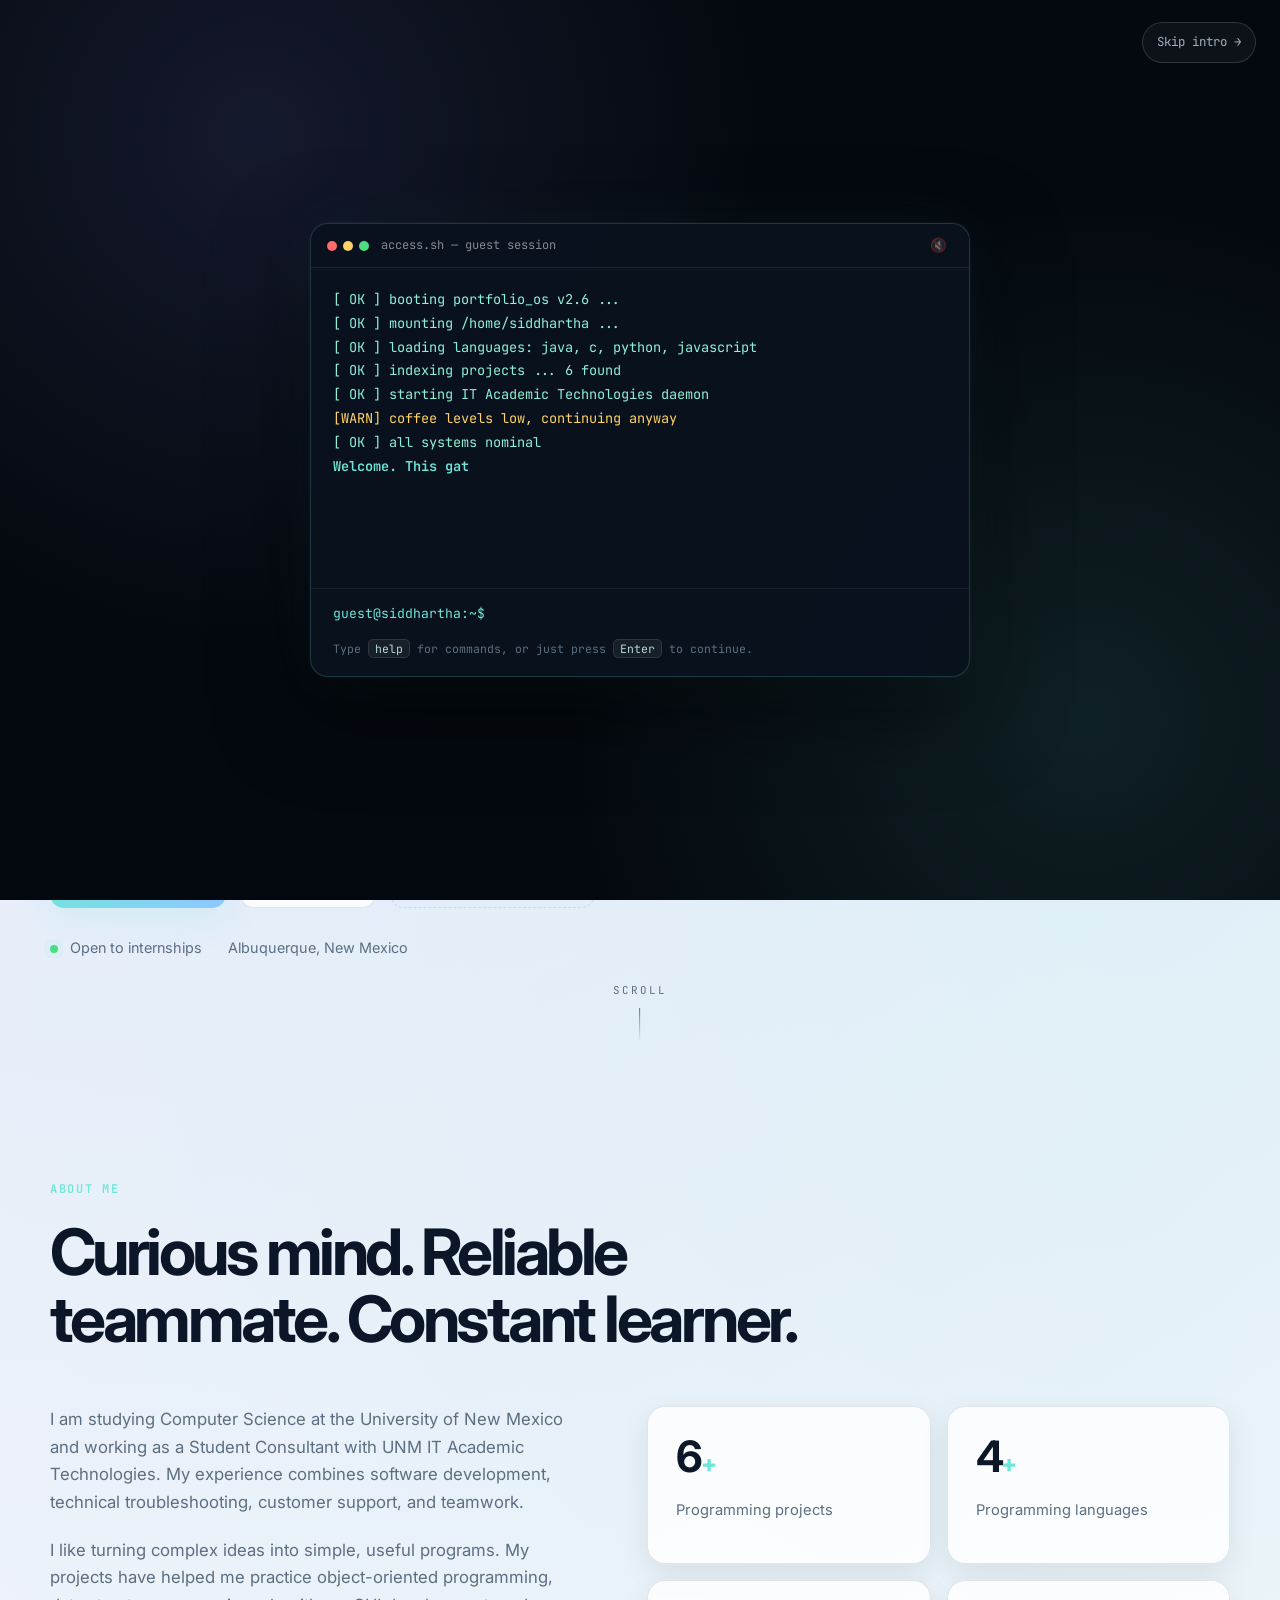
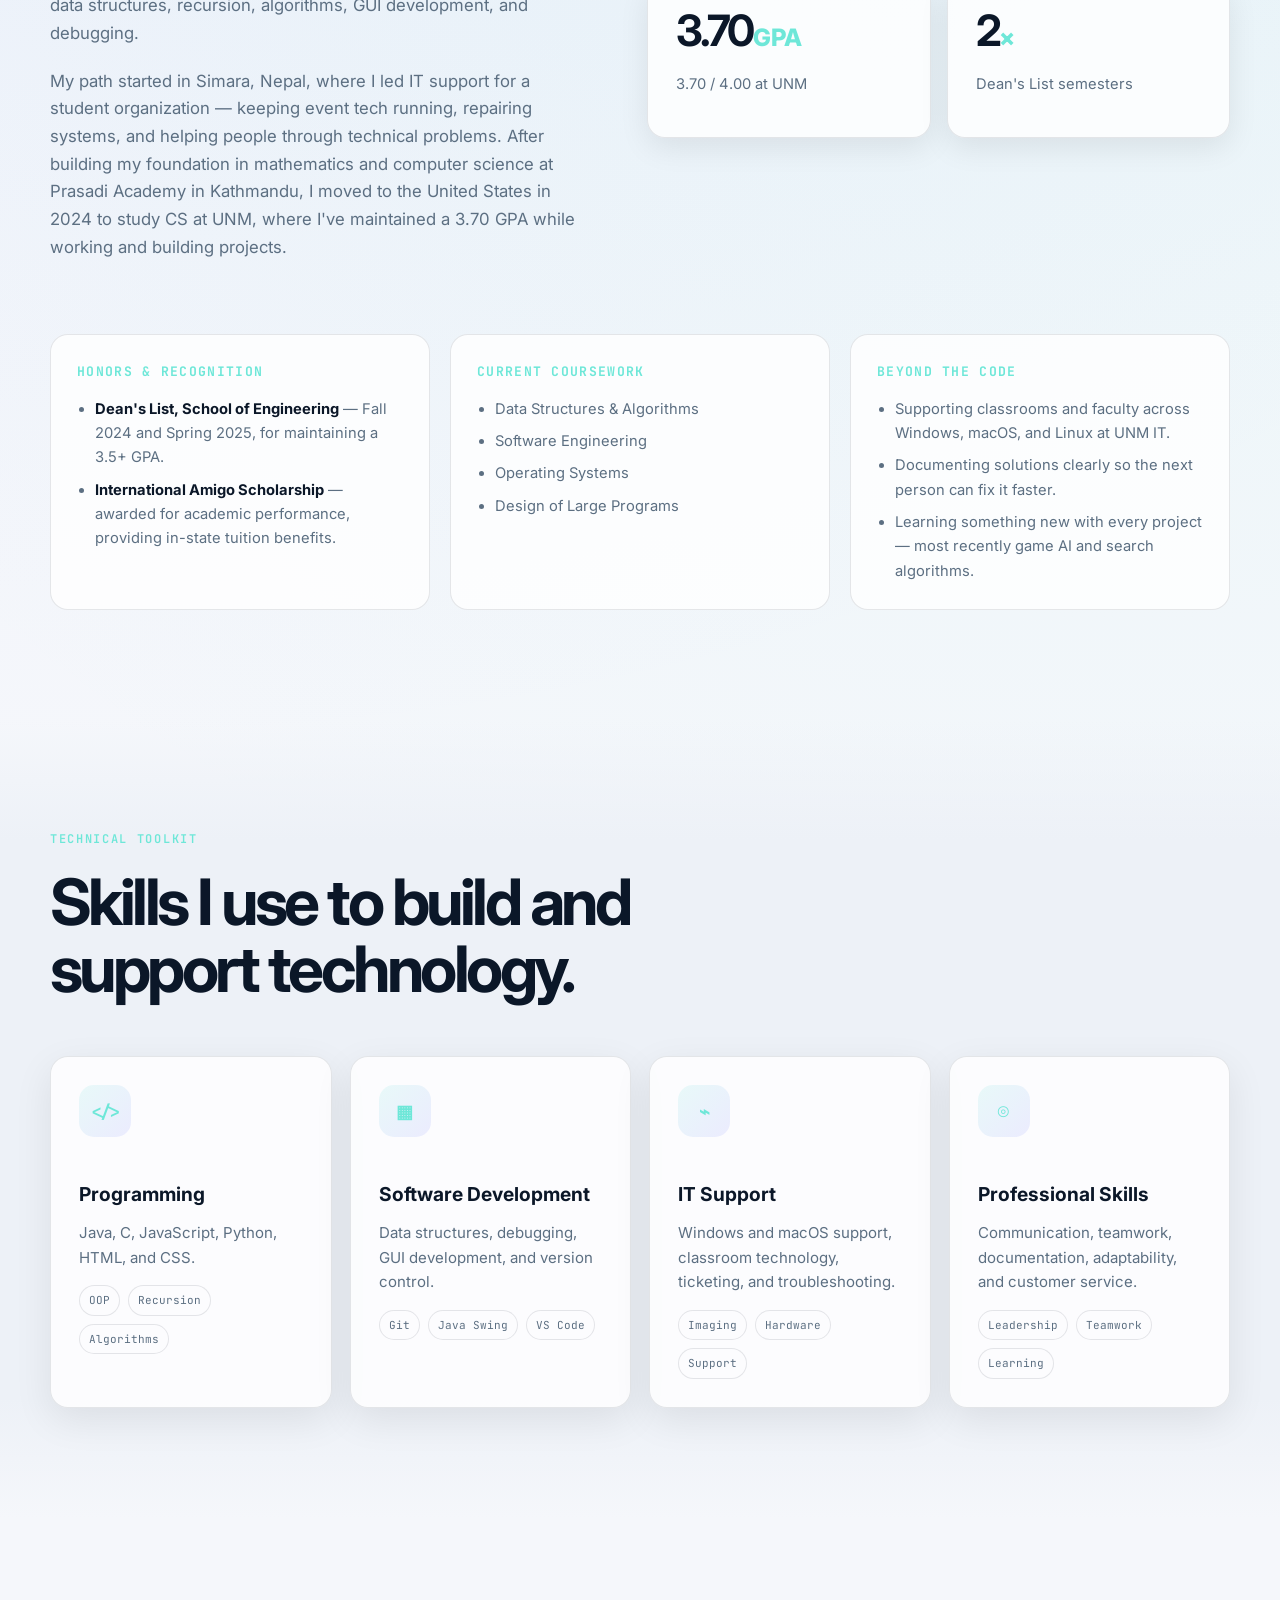
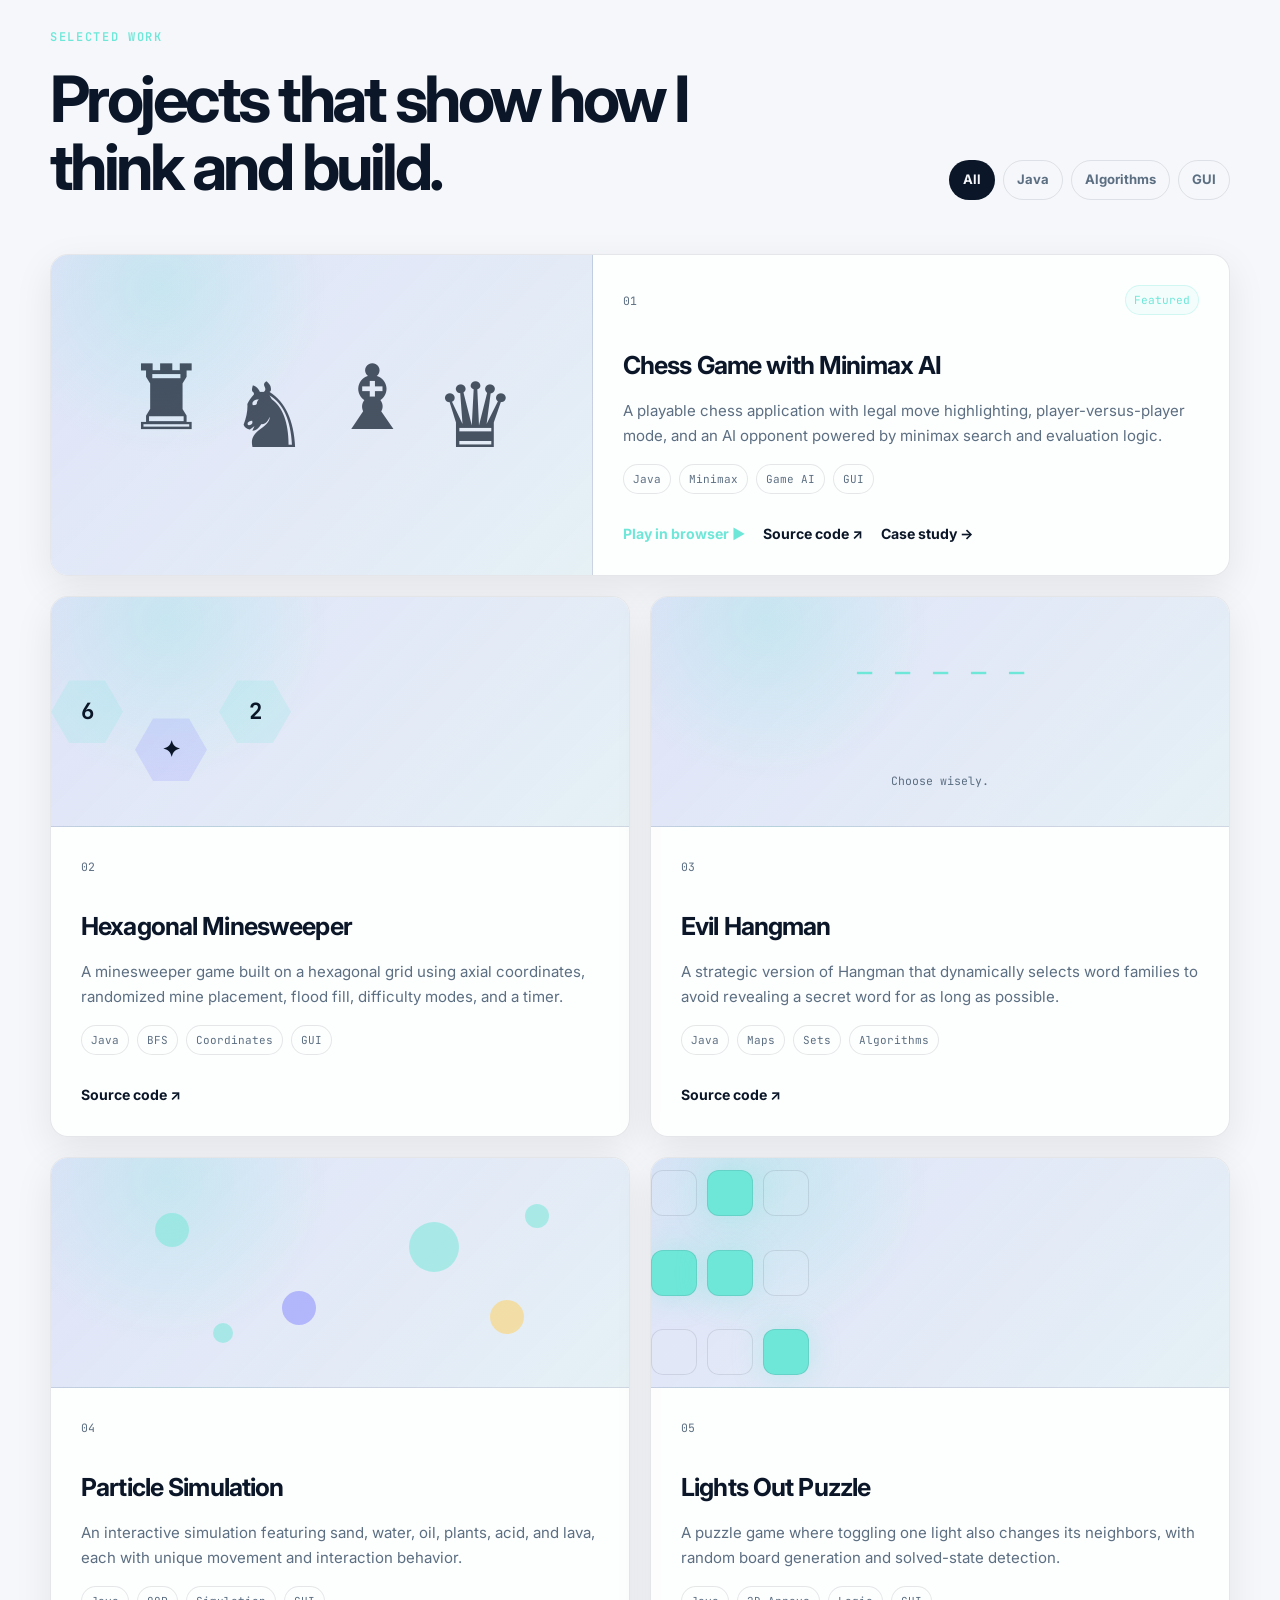
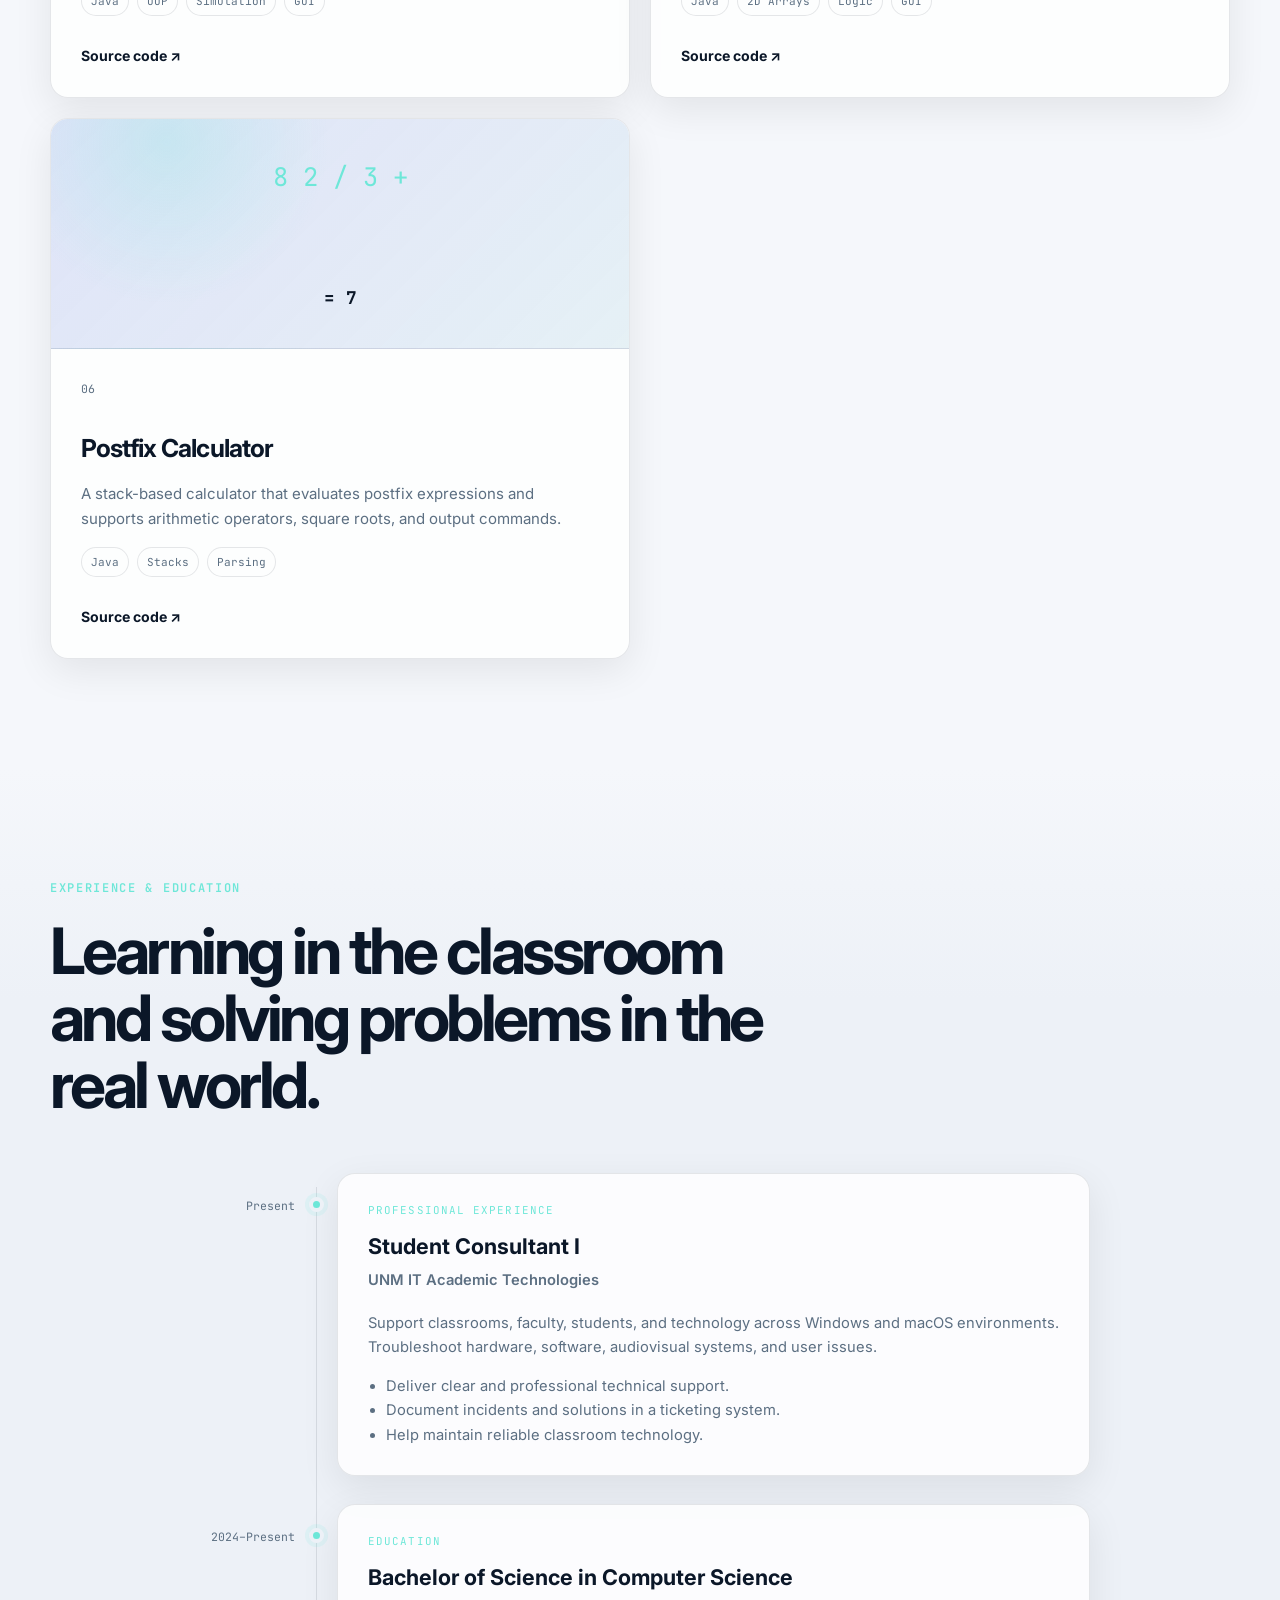
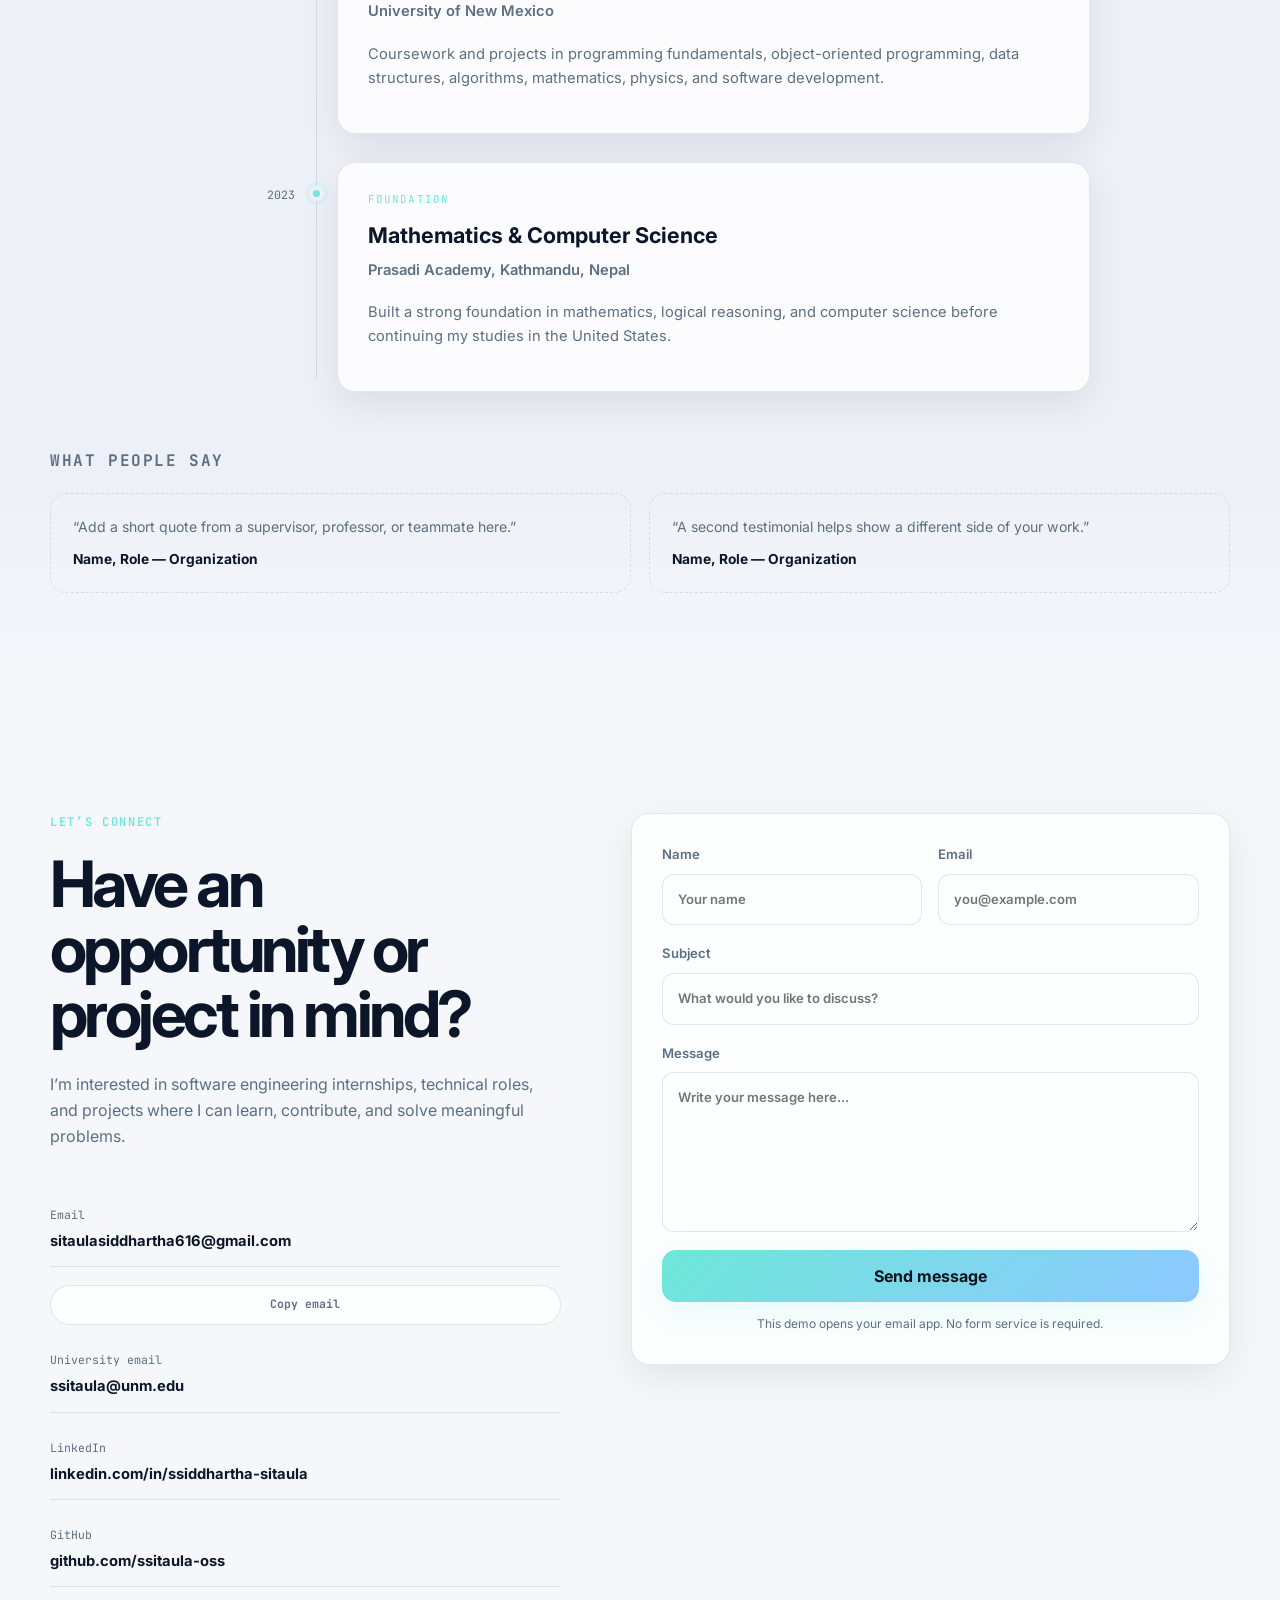
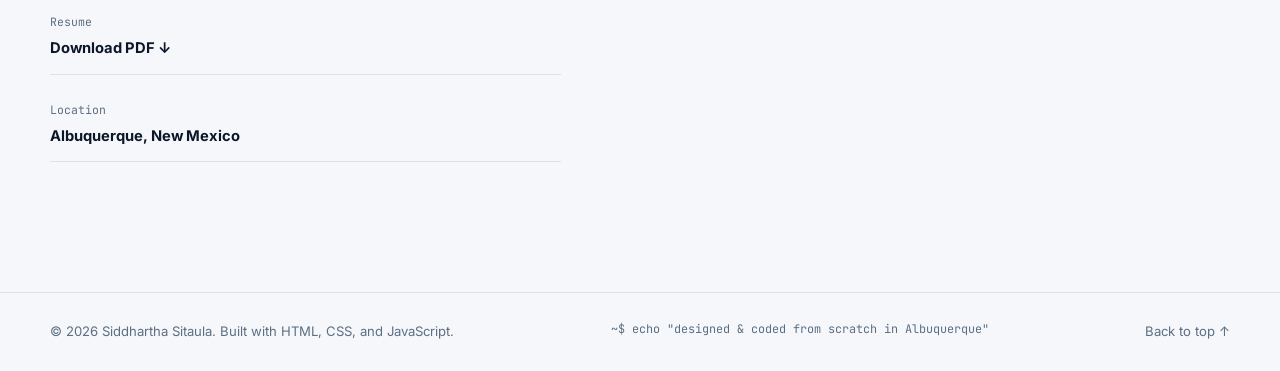
<file: index.html>
<!DOCTYPE html>
<html lang="en">
<head>
  <meta charset="UTF-8" />
  <meta name="viewport" content="width=device-width, initial-scale=1.0" />
  <meta name="description" content="Siddhartha Sitaula — Computer Science student at the University of New Mexico (3.70 GPA, Dean's List). Builds Java applications, games, and algorithms, including a chess AI you can play in the browser. Open to internships." />
  <meta name="theme-color" content="#07111f" />
  <link rel="canonical" href="https://sitaulasiddhartha616.com.np/" />

  <!-- Open Graph / Twitter -->
  <meta property="og:type" content="website" />
  <meta property="og:title" content="Siddhartha Sitaula | Portfolio" />
  <meta property="og:description" content="Computer Science student at the University of New Mexico building Java applications, games, and algorithms." />
  <meta property="og:image" content="https://sitaulasiddhartha616.com.np/og-image.png" />
  <meta name="twitter:card" content="summary_large_image" />
  <meta name="twitter:title" content="Siddhartha Sitaula | Portfolio" />
  <meta name="twitter:description" content="Computer Science student at the University of New Mexico building Java applications, games, and algorithms." />

  <title>Siddhartha Sitaula | Portfolio</title>

  <link rel="icon" href="data:image/svg+xml,%3Csvg xmlns='http://www.w3.org/2000/svg' viewBox='0 0 64 64'%3E%3Crect width='64' height='64' rx='16' fill='%230f1f33'/%3E%3Ctext x='50%25' y='56%25' font-family='monospace' font-weight='700' font-size='26' fill='%236ee7d8' text-anchor='middle'%3ESS%3C/text%3E%3C/svg%3E" />

  <link rel="preconnect" href="https://fonts.googleapis.com">
  <link rel="preconnect" href="https://fonts.gstatic.com" crossorigin>
  <link href="https://fonts.googleapis.com/css2?family=Inter:wght@400;500;600;700;800&family=JetBrains+Mono:wght@400;600&display=swap" rel="stylesheet">
  <link rel="stylesheet" href="styles.css" />

  <script type="application/ld+json">
  {
    "@context": "https://schema.org",
    "@type": "Person",
    "name": "Siddhartha Sitaula",
    "jobTitle": "Computer Science Student",
    "worksFor": { "@type": "Organization", "name": "University of New Mexico" },
    "url": "https://sitaulasiddhartha616.com.np/",
    "sameAs": ["https://www.linkedin.com/in/ssiddhartha-sitaula", "https://github.com/ssitaula-oss"]
  }
  </script>
</head>
<body>
  <a class="skip-link" href="#main-content">Skip to main content</a>

  <div class="scroll-progress" id="scrollProgress" aria-hidden="true"></div>

  <div class="page-noise"></div>

  <div class="terminal-gate" id="terminalGate" role="dialog" aria-modal="true" aria-label="Access terminal">
    <button class="terminal-skip" id="terminalSkip" type="button">Skip intro →</button>
    <div class="terminal-window">
      <div class="terminal-titlebar">
        <div class="terminal-dots"><span></span><span></span><span></span></div>
        <span class="terminal-title">access.sh — guest session</span>
        <button class="terminal-sound" id="terminalSound" type="button" aria-pressed="false" aria-label="Toggle terminal keystroke sound">🔇</button>
      </div>
      <div class="terminal-body" id="terminalBody" aria-live="polite"></div>
      <div class="terminal-input-row">
        <label class="terminal-prompt" for="terminalInput">guest@siddhartha:~$</label>
        <input
          type="text"
          id="terminalInput"
          class="terminal-input"
          autocomplete="off"
          autocapitalize="off"
          autocorrect="off"
          spellcheck="false"
          aria-label="Terminal command input. Type anything and press Enter to continue."
        />
      </div>
      <p class="terminal-hint">Type <code>help</code> for commands, or just press <kbd>Enter</kbd> to continue.</p>
    </div>
  </div>
  <header class="site-header">
    <nav class="nav container" aria-label="Main navigation">
      <a class="brand" href="#home" aria-label="Go to home">
        <span class="brand-mark">SS</span>
        <span class="brand-text">Siddhartha</span>
      </a>

      <button class="nav-toggle" aria-label="Open navigation menu" aria-expanded="false">
        <span></span><span></span><span></span>
      </button>

      <div class="nav-links">
        <a href="#about">About</a>
        <a href="#skills">Skills</a>
        <a href="#projects">Projects</a>
        <a href="#experience">Experience</a>
        <a href="#contact">Contact</a>
        <span class="nav-clock" id="navClock" aria-hidden="true"></span>
        <button class="theme-toggle" aria-label="Toggle color theme">
          <span class="theme-icon">☾</span>
        </button>
      </div>
    </nav>
  </header>

  <main id="main-content" tabindex="-1">
    <section class="hero section" id="home">
      <div class="container hero-grid">
        <div class="hero-copy reveal">
          <p class="status-badge"><span class="status-dot" aria-hidden="true"></span>Open to internships</p>
          <p class="eyebrow">Computer Science Student • IT Consultant</p>
          <h1>
            I build practical software
            <span class="gradient-text">that solves real problems.</span>
          </h1>
          <p class="hero-description">
            I’m Siddhartha Sitaula, a Computer Science student at the University of New Mexico
            with a solid background in Java, data structures, and solving problems with algorithms.
            I build interactive apps and games from the ground up, and I bring hands-on IT support
            experience — troubleshooting hardware, software, and classroom systems — to everything I do.
          </p>

          <div class="hero-highlights">
            <span class="highlight-chip">3.70 GPA</span>
            <span class="highlight-chip">Dean’s List ×2</span>
            <span class="highlight-chip">Amigo Scholarship</span>
            <span class="highlight-chip">Java · C · Python · JS</span>
          </div>

          <div class="hero-actions">
            <a class="button primary" href="#projects">Explore my work</a>
            <a class="button secondary" href="#contact">Contact me</a>
            <a class="button ghost" href="resume.pdf" download>Download resume ↓</a>
          </div>

          <div class="hero-meta">
            <span><i class="status-dot"></i> Open to internships</span>
            <span>Albuquerque, New Mexico</span>
          </div>
        </div>

        <div class="hero-visual reveal">
          <div class="code-window">
            <div class="window-bar">
              <div class="window-dots">
                <span></span><span></span><span></span>
              </div>
              <span class="window-title">portfolio.java</span>
            </div>
            <pre><code><span class="code-keyword">public class</span> <span class="code-class">Siddhartha</span> {
  <span class="code-keyword">String</span> role = <span class="code-string">"CS Student"</span>;
  <span class="code-keyword">String</span> focus = <span class="code-string">"Software Engineering"</span>;

  <span class="code-keyword">void</span> <span class="code-method">build</span>() {
    solveProblems();
    createExperiences();
    keepLearning();
  }
}</code></pre>
          </div>

          <div class="floating-card card-one">
            <span class="floating-icon">⌘</span>
            <div>
              <strong>Java & C</strong>
              <small>Core programming</small>
            </div>
          </div>

          <div class="floating-card card-two">
            <span class="floating-icon">AI</span>
            <div>
              <strong>Chess Engine</strong>
              <small>Minimax project</small>
            </div>
          </div>
        </div>
      </div>

      <a class="scroll-indicator" href="#about" aria-label="Scroll to About section">
        <span>Scroll</span>
        <span class="scroll-line"></span>
      </a>
    </section>

    <section class="section" id="about">
      <div class="container">
        <div class="section-heading reveal">
          <p class="eyebrow">About me</p>
          <h2>Curious mind. Reliable teammate. Constant learner.</h2>
        </div>

        <div class="about-grid">
          <div class="about-copy reveal">
            <p>
              I am studying Computer Science at the University of New Mexico and working as a
              Student Consultant with UNM IT Academic Technologies. My experience combines
              software development, technical troubleshooting, customer support, and teamwork.
            </p>
            <p>
              I like turning complex ideas into simple, useful programs. My projects have helped
              me practice object-oriented programming, data structures, recursion, algorithms,
              GUI development, and debugging.
            </p>
            <p>
              My path started in Simara, Nepal, where I led IT support for a student organization —
              keeping event tech running, repairing systems, and helping people through technical
              problems. After building my foundation in mathematics and computer science at Prasadi
              Academy in Kathmandu, I moved to the United States in 2024 to study CS at UNM, where
              I've maintained a 3.70 GPA while working and building projects.
            </p>
          </div>

          <div class="stats-grid reveal">
            <article class="stat-card">
              <strong data-count="6">0</strong><span>+</span>
              <p>Programming projects</p>
            </article>
            <article class="stat-card">
              <strong data-count="4">0</strong><span>+</span>
              <p>Programming languages</p>
            </article>
            <article class="stat-card">
              <strong data-count="3.7" data-decimals="2">0</strong><span>GPA</span>
              <p>3.70 / 4.00 at UNM</p>
            </article>
            <article class="stat-card">
              <strong data-count="2">0</strong><span>×</span>
              <p>Dean's List semesters</p>
            </article>
          </div>
        </div>

        <div class="about-details reveal">
          <article class="detail-card">
            <h3>Honors &amp; recognition</h3>
            <ul>
              <li><strong>Dean's List, School of Engineering</strong> — Fall 2024 and Spring 2025, for maintaining a 3.5+ GPA.</li>
              <li><strong>International Amigo Scholarship</strong> — awarded for academic performance, providing in-state tuition benefits.</li>
            </ul>
          </article>
          <article class="detail-card">
            <h3>Current coursework</h3>
            <ul>
              <li>Data Structures &amp; Algorithms</li>
              <li>Software Engineering</li>
              <li>Operating Systems</li>
              <li>Design of Large Programs</li>
            </ul>
          </article>
          <article class="detail-card">
            <h3>Beyond the code</h3>
            <ul>
              <li>Supporting classrooms and faculty across Windows, macOS, and Linux at UNM IT.</li>
              <li>Documenting solutions clearly so the next person can fix it faster.</li>
              <li>Learning something new with every project — most recently game AI and search algorithms.</li>
            </ul>
          </article>
        </div>
      </div>
    </section>

    <section class="section muted-section" id="skills">
      <div class="container">
        <div class="section-heading reveal">
          <p class="eyebrow">Technical toolkit</p>
          <h2>Skills I use to build and support technology.</h2>
        </div>

        <div class="skills-grid">
          <article class="skill-card reveal">
            <div class="skill-icon">&lt;/&gt;</div>
            <h3>Programming</h3>
            <p>Java, C, JavaScript, Python, HTML, and CSS.</p>
            <div class="tag-row">
              <span>OOP</span><span>Recursion</span><span>Algorithms</span>
            </div>
          </article>

          <article class="skill-card reveal">
            <div class="skill-icon">▦</div>
            <h3>Software Development</h3>
            <p>Data structures, debugging, GUI development, and version control.</p>
            <div class="tag-row">
              <span>Git</span><span>Java Swing</span><span>VS Code</span>
            </div>
          </article>

          <article class="skill-card reveal">
            <div class="skill-icon">⌁</div>
            <h3>IT Support</h3>
            <p>Windows and macOS support, classroom technology, ticketing, and troubleshooting.</p>
            <div class="tag-row">
              <span>Imaging</span><span>Hardware</span><span>Support</span>
            </div>
          </article>

          <article class="skill-card reveal">
            <div class="skill-icon">◎</div>
            <h3>Professional Skills</h3>
            <p>Communication, teamwork, documentation, adaptability, and customer service.</p>
            <div class="tag-row">
              <span>Leadership</span><span>Teamwork</span><span>Learning</span>
            </div>
          </article>
        </div>
      </div>
    </section>

    <section class="section" id="projects">
      <div class="container">
        <div class="section-heading project-heading reveal">
          <div>
            <p class="eyebrow">Selected work</p>
            <h2>Projects that show how I think and build.</h2>
          </div>
          <div class="project-filters" role="group" aria-label="Project filters">
            <button class="filter-button active" data-filter="all">All</button>
            <button class="filter-button" data-filter="java">Java</button>
            <button class="filter-button" data-filter="algorithms">Algorithms</button>
            <button class="filter-button" data-filter="gui">GUI</button>
          </div>
        </div>

        <p class="visually-hidden" id="filterStatus" aria-live="polite"></p>

        <div class="project-grid">
          <article class="project-card featured reveal" data-category="java algorithms gui">
            <div class="project-art chess-art" aria-hidden="true">
              <span>♜</span><span>♞</span><span>♝</span><span>♛</span>
            </div>
            <div class="project-content">
              <div class="project-topline">
                <span class="project-number">01</span>
                <span class="project-status">Featured</span>
              </div>
              <h3>Chess Game with Minimax AI</h3>
              <p>
                A playable chess application with legal move highlighting, player-versus-player
                mode, and an AI opponent powered by minimax search and evaluation logic.
              </p>
              <div class="tag-row">
                <span>Java</span><span>Minimax</span><span>Game AI</span><span>GUI</span>
              </div>
              <div class="project-links">
                <a href="chess.html" class="play-link" aria-label="Play the chess game in your browser">Play in browser ▶</a>
                <a href="https://github.com/ssitaula-oss?tab=repositories" target="_blank" rel="noopener noreferrer" aria-label="Chess project source code on GitHub">Source code ↗</a>
                <button type="button" class="case-study-trigger" data-case-study="chess" aria-haspopup="dialog">Case study →</button>
              </div>
            </div>
          </article>

          <article class="project-card reveal" data-category="java algorithms gui">
            <div class="project-art hex-art" aria-hidden="true">
              <div class="hex">6</div><div class="hex">✦</div><div class="hex">2</div>
            </div>
            <div class="project-content">
              <div class="project-topline">
                <span class="project-number">02</span>
              </div>
              <h3>Hexagonal Minesweeper</h3>
              <p>
                A minesweeper game built on a hexagonal grid using axial coordinates,
                randomized mine placement, flood fill, difficulty modes, and a timer.
              </p>
              <div class="tag-row">
                <span>Java</span><span>BFS</span><span>Coordinates</span><span>GUI</span>
              </div>
              <div class="project-links">
                <a href="https://github.com/ssitaula-oss?tab=repositories" target="_blank" rel="noopener noreferrer">Source code ↗</a>
              </div>
            </div>
          </article>

          <article class="project-card reveal" data-category="java algorithms">
            <div class="project-art hangman-art" aria-hidden="true">
              <span>_ _ _ _ _</span>
              <small>Choose wisely.</small>
            </div>
            <div class="project-content">
              <div class="project-topline">
                <span class="project-number">03</span>
              </div>
              <h3>Evil Hangman</h3>
              <p>
                A strategic version of Hangman that dynamically selects word families
                to avoid revealing a secret word for as long as possible.
              </p>
              <div class="tag-row">
                <span>Java</span><span>Maps</span><span>Sets</span><span>Algorithms</span>
              </div>
              <div class="project-links">
                <a href="https://github.com/ssitaula-oss?tab=repositories" target="_blank" rel="noopener noreferrer">Source code ↗</a>
              </div>
            </div>
          </article>

          <article class="project-card reveal" data-category="java gui">
            <div class="project-art particle-art" aria-hidden="true">
              <i></i><i></i><i></i><i></i><i></i><i></i>
            </div>
            <div class="project-content">
              <div class="project-topline">
                <span class="project-number">04</span>
              </div>
              <h3>Particle Simulation</h3>
              <p>
                An interactive simulation featuring sand, water, oil, plants, acid, and lava,
                each with unique movement and interaction behavior.
              </p>
              <div class="tag-row">
                <span>Java</span><span>OOP</span><span>Simulation</span><span>GUI</span>
              </div>
              <div class="project-links">
                <a href="https://github.com/ssitaula-oss?tab=repositories" target="_blank" rel="noopener noreferrer">Source code ↗</a>
              </div>
            </div>
          </article>

          <article class="project-card reveal" data-category="java algorithms gui">
            <div class="project-art lights-art" aria-hidden="true">
              <span></span><span class="on"></span><span></span>
              <span class="on"></span><span class="on"></span><span></span>
              <span></span><span></span><span class="on"></span>
            </div>
            <div class="project-content">
              <div class="project-topline">
                <span class="project-number">05</span>
              </div>
              <h3>Lights Out Puzzle</h3>
              <p>
                A puzzle game where toggling one light also changes its neighbors,
                with random board generation and solved-state detection.
              </p>
              <div class="tag-row">
                <span>Java</span><span>2D Arrays</span><span>Logic</span><span>GUI</span>
              </div>
              <div class="project-links">
                <a href="https://github.com/ssitaula-oss?tab=repositories" target="_blank" rel="noopener noreferrer">Source code ↗</a>
              </div>
            </div>
          </article>

          <article class="project-card reveal" data-category="java algorithms">
            <div class="project-art postfix-art" aria-hidden="true">
              <span>8 2 / 3 +</span>
              <strong>= 7</strong>
            </div>
            <div class="project-content">
              <div class="project-topline">
                <span class="project-number">06</span>
              </div>
              <h3>Postfix Calculator</h3>
              <p>
                A stack-based calculator that evaluates postfix expressions and supports
                arithmetic operators, square roots, and output commands.
              </p>
              <div class="tag-row">
                <span>Java</span><span>Stacks</span><span>Parsing</span>
              </div>
              <div class="project-links">
                <a href="https://github.com/ssitaula-oss?tab=repositories" target="_blank" rel="noopener noreferrer">Source code ↗</a>
              </div>
            </div>
          </article>
        </div>
      </div>
    </section>

    <section class="section muted-section" id="experience">
      <div class="container">
        <div class="section-heading reveal">
          <p class="eyebrow">Experience & education</p>
          <h2>Learning in the classroom and solving problems in the real world.</h2>
        </div>

        <div class="timeline">
          <article class="timeline-item reveal">
            <div class="timeline-marker"></div>
            <div class="timeline-date">Present</div>
            <div class="timeline-card">
              <p class="timeline-label">Professional Experience</p>
              <h3>Student Consultant I</h3>
              <h4>UNM IT Academic Technologies</h4>
              <p>
                Support classrooms, faculty, students, and technology across Windows and macOS
                environments. Troubleshoot hardware, software, audiovisual systems, and user issues.
              </p>
              <ul>
                <li>Deliver clear and professional technical support.</li>
                <li>Document incidents and solutions in a ticketing system.</li>
                <li>Help maintain reliable classroom technology.</li>
              </ul>
            </div>
          </article>

          <article class="timeline-item reveal">
            <div class="timeline-marker"></div>
            <div class="timeline-date">2024–Present</div>
            <div class="timeline-card">
              <p class="timeline-label">Education</p>
              <h3>Bachelor of Science in Computer Science</h3>
              <h4>University of New Mexico</h4>
              <p>
                Coursework and projects in programming fundamentals, object-oriented programming,
                data structures, algorithms, mathematics, physics, and software development.
              </p>
            </div>
          </article>

          <article class="timeline-item reveal">
            <div class="timeline-marker"></div>
            <div class="timeline-date">2023</div>
            <div class="timeline-card">
              <p class="timeline-label">Foundation</p>
              <h3>Mathematics & Computer Science</h3>
              <h4>Prasadi Academy, Kathmandu, Nepal</h4>
              <p>
                Built a strong foundation in mathematics, logical reasoning, and computer science
                before continuing my studies in the United States.
              </p>
            </div>
          </article>
        </div>

        <div class="testimonials reveal">
          <h3>What people say</h3>
          <div class="testimonial-grid">
            <div class="testimonial-card">
              “Add a short quote from a supervisor, professor, or teammate here.”
              <strong>Name, Role — Organization</strong>
            </div>
            <div class="testimonial-card">
              “A second testimonial helps show a different side of your work.”
              <strong>Name, Role — Organization</strong>
            </div>
          </div>
        </div>
      </div>
    </section>

    <section class="section contact-panel" id="contact">
      <div class="container contact-grid">
        <div class="contact-copy reveal">
          <p class="eyebrow">Let’s connect</p>
          <h2>Have an opportunity or project in mind?</h2>
          <p>
            I’m interested in software engineering internships, technical roles, and projects
            where I can learn, contribute, and solve meaningful problems.
          </p>

          <div class="contact-links">
            <a href="mailto:sitaulasiddhartha616@gmail.com" id="emailLink">
              <span>Email</span>
              <strong>sitaulasiddhartha616@gmail.com</strong>
            </a>
            <button class="copy-email" id="copyEmail" type="button" aria-label="Copy email address to clipboard">
              <span id="copyEmailLabel">Copy email</span>
            </button>
            <a href="mailto:ssitaula@unm.edu">
              <span>University email</span>
              <strong>ssitaula@unm.edu</strong>
            </a>
            <a href="https://www.linkedin.com/in/ssiddhartha-sitaula" target="_blank" rel="noopener noreferrer">
              <span>LinkedIn</span>
              <strong>linkedin.com/in/ssiddhartha-sitaula</strong>
            </a>
            <a href="https://github.com/ssitaula-oss?tab=repositories" target="_blank" rel="noopener noreferrer">
              <span>GitHub</span>
              <strong>github.com/ssitaula-oss</strong>
            </a>
            <a href="resume.pdf" download>
              <span>Resume</span>
              <strong>Download PDF ↓</strong>
            </a>
            <div class="contact-static">
              <span>Location</span>
              <strong>Albuquerque, New Mexico</strong>
            </div>
          </div>
        </div>

        <form class="contact-form reveal" id="contactForm">
          <label class="hp-field" aria-hidden="true">
            Leave this field empty
            <input type="text" name="company" tabindex="-1" autocomplete="off" />
          </label>

          <div class="form-row">
            <label>
              Name
              <input type="text" name="name" placeholder="Your name" required />
            </label>
            <label>
              Email
              <input type="email" name="email" placeholder="you@example.com" required />
            </label>
          </div>

          <label>
            Subject
            <input type="text" name="subject" placeholder="What would you like to discuss?" required />
          </label>

          <label>
            Message
            <textarea name="message" rows="6" placeholder="Write your message here..." required></textarea>
          </label>

          <button class="button primary form-button" type="submit">Send message</button>
          <p class="form-note">This demo opens your email app. No form service is required.</p>
        </form>
      </div>
    </section>
  </main>

  <footer class="site-footer">
    <div class="container footer-content">
      <p>© <span id="year"></span> Siddhartha Sitaula. Built with HTML, CSS, and JavaScript.</p>
      <p class="footer-terminal">~$ echo "designed &amp; coded from scratch in Albuquerque"</p>
      <a href="#home">Back to top ↑</a>
    </div>
  </footer>

  <div class="case-modal-backdrop" id="caseStudyBackdrop">
    <div class="case-modal" id="caseStudyModal" role="dialog" aria-modal="true" aria-labelledby="caseStudyTitle" tabindex="-1"></div>
  </div>

  <script src="script.js"></script>
</body>
</html>
</file>
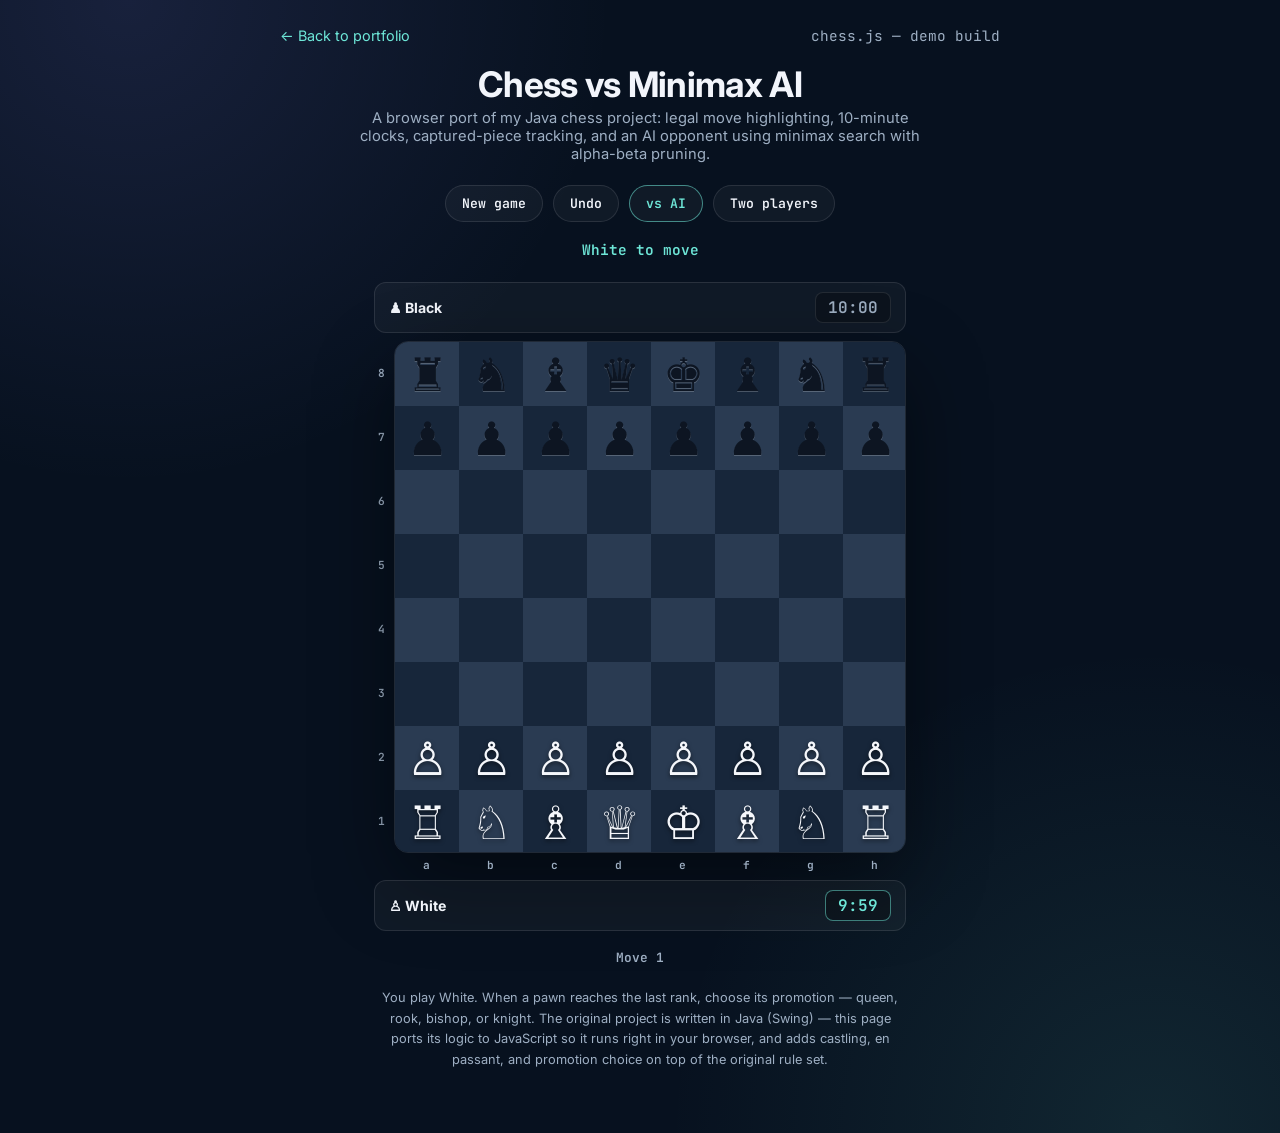
<file: chess.html>
<!DOCTYPE html>
<html lang="en">
<head>
<meta charset="UTF-8" />
<meta name="viewport" content="width=device-width, initial-scale=1.0" />
<meta name="description" content="Play chess against a minimax AI — a browser demo of Siddhartha Sitaula's chess project." />
<title>Chess — Siddhartha Sitaula</title>
<link rel="preconnect" href="https://fonts.googleapis.com">
<link rel="preconnect" href="https://fonts.gstatic.com" crossorigin>
<link href="https://fonts.googleapis.com/css2?family=Inter:wght@400;600;700;800&family=JetBrains+Mono:wght@400;600&display=swap" rel="stylesheet">
<style>
  :root {
    --bg: #07111f;
    --surface: rgba(255, 255, 255, 0.04);
    --line: rgba(255, 255, 255, 0.1);
    --text: #f2f5fb;
    --muted: #9eafc3;
    --accent: #6ee7d8;
    --accent-2: #8b8cff;
    --light-sq: #2a3b52;
    --dark-sq: #17263a;
    --sq: min(10.5vw, 64px); /* one square; the whole board derives from this */
  }
  * { box-sizing: border-box; }
  body {
    margin: 0;
    min-height: 100vh;
    font-family: "Inter", sans-serif;
    color: var(--text);
    background:
      radial-gradient(circle at 10% 0%, rgba(139, 140, 255, 0.13), transparent 30%),
      radial-gradient(circle at 90% 100%, rgba(110, 231, 216, 0.1), transparent 30%),
      var(--bg);
    display: flex;
    flex-direction: column;
    align-items: center;
    padding: 26px 16px 50px;
  }
  a { color: var(--accent); text-decoration: none; }
  a:hover { text-decoration: underline; }
  .top {
    width: min(100%, 720px);
    display: flex;
    justify-content: space-between;
    align-items: center;
    margin-bottom: 18px;
    font-size: 0.9rem;
  }
  .top .mark {
    font-family: "JetBrains Mono", monospace;
    color: var(--muted);
  }
  h1 {
    margin: 0 0 4px;
    font-size: clamp(1.6rem, 4vw, 2.2rem);
    letter-spacing: -0.02em;
  }
  .sub {
    color: var(--muted);
    margin: 0 0 22px;
    font-size: 0.92rem;
    text-align: center;
    max-width: 560px;
  }
  .toolbar {
    display: flex;
    flex-wrap: wrap;
    gap: 10px;
    justify-content: center;
    margin-bottom: 18px;
  }
  .toolbar button {
    font: 600 0.82rem "JetBrains Mono", monospace;
    color: var(--text);
    background: var(--surface);
    border: 1px solid var(--line);
    border-radius: 999px;
    padding: 9px 16px;
    cursor: pointer;
    transition: border-color 0.2s ease, color 0.2s ease;
  }
  .toolbar button:hover { border-color: rgba(110, 231, 216, 0.45); }
  .toolbar button.on { color: var(--accent); border-color: rgba(110, 231, 216, 0.55); }
  #status {
    font: 600 0.9rem "JetBrains Mono", monospace;
    color: var(--accent);
    min-height: 1.4em;
    margin-bottom: 14px;
    text-align: center;
  }
  #status.alert { color: #ffd166; }
  #board {
    display: grid;
    grid-template-columns: repeat(8, var(--sq));
    grid-template-rows: repeat(8, var(--sq));
    width: calc(var(--sq) * 8);
    height: calc(var(--sq) * 8);
    border: 1px solid var(--line);
    border-radius: 14px;
    overflow: hidden;
    box-shadow: 0 30px 80px rgba(0, 0, 0, 0.45);
    user-select: none;
  }
  .sq {
    display: flex;
    align-items: center;
    justify-content: center;
    font-size: calc(var(--sq) * 0.72);
    line-height: 1;
    cursor: pointer;
    position: relative;
    overflow: hidden;
  }
  .sq.light { background: var(--light-sq); }
  .sq.dark { background: var(--dark-sq); }
  .sq.sel { outline: 3px solid var(--accent); outline-offset: -3px; }
  .sq.last { box-shadow: inset 0 0 0 100vmax rgba(139, 140, 255, 0.16); }
  .sq.check { box-shadow: inset 0 0 0 100vmax rgba(255, 107, 107, 0.3); }
  .sq .dot {
    position: absolute;
    width: 26%;
    height: 26%;
    border-radius: 50%;
    background: rgba(110, 231, 216, 0.4);
  }
  .sq .ring {
    position: absolute;
    inset: 6%;
    border-radius: 50%;
    border: 3px solid rgba(110, 231, 216, 0.55);
  }
  .sq .white-piece { color: #f5f7fb; text-shadow: 0 2px 4px rgba(0,0,0,0.55); }
  .sq .black-piece { color: #0d1522; text-shadow: 0 1px 0 rgba(255,255,255,0.22); }
  .footnote {
    margin-top: 22px;
    color: var(--muted);
    font-size: 0.8rem;
    text-align: center;
    max-width: 520px;
    line-height: 1.6;
  }
  .player-bar {
    width: calc(var(--sq) * 8 + 20px);
    display: flex;
    align-items: center;
    gap: 12px;
    padding: 9px 14px;
    margin: 8px 0;
    background: var(--surface);
    border: 1px solid var(--line);
    border-radius: 12px;
    font-size: 0.88rem;
    box-sizing: border-box;
  }
  .player-name { font-weight: 700; white-space: nowrap; }
  .captured {
    flex: 1;
    font-size: 1.05rem;
    letter-spacing: 2px;
    color: var(--muted);
    overflow: hidden;
    white-space: nowrap;
    text-overflow: ellipsis;
    min-height: 1.2em;
  }
  .clock {
    font: 600 1rem "JetBrains Mono", monospace;
    color: var(--muted);
    padding: 4px 12px;
    border: 1px solid var(--line);
    border-radius: 8px;
    background: rgba(0, 0, 0, 0.25);
  }
  .clock.active { color: var(--accent); border-color: rgba(110, 231, 216, 0.5); }
  .clock.low { color: #ff6b6b; border-color: rgba(255, 107, 107, 0.5); }
  .board-frame {
    display: flex;
    align-items: flex-start;
    gap: 6px;
  }
  .rank-labels {
    display: flex;
    flex-direction: column;
    height: calc(var(--sq) * 8);
  }
  .rank-labels span,
  .file-labels span {
    font: 600 0.7rem "JetBrains Mono", monospace;
    color: var(--muted);
    display: flex;
    align-items: center;
    justify-content: center;
  }
  .rank-labels span { flex: 1; width: 14px; }
  .file-labels {
    display: grid;
    grid-template-columns: repeat(8, var(--sq));
    margin-top: 5px;
  }
  .move-count {
    margin-top: 10px;
    font: 600 0.8rem "JetBrains Mono", monospace;
    color: var(--muted);
  }
  .promo-overlay {
    display: none;
    position: fixed;
    inset: 0;
    z-index: 100;
    align-items: center;
    justify-content: center;
    background: rgba(4, 9, 15, 0.7);
    backdrop-filter: blur(3px);
  }
  .promo-overlay.active { display: flex; }
  .promo-box {
    background: rgba(9, 18, 30, 0.97);
    border: 1px solid rgba(110, 231, 216, 0.25);
    border-radius: 16px;
    padding: 22px 26px 14px;
    text-align: center;
    box-shadow: 0 24px 70px rgba(0, 0, 0, 0.5);
  }
  .promo-title {
    margin: 0 0 14px;
    font: 600 0.85rem "JetBrains Mono", monospace;
    color: var(--accent);
  }
  .promo-choices { display: flex; gap: 10px; }
  .promo-choices button {
    width: 64px;
    height: 64px;
    font-size: 40px;
    line-height: 1;
    background: var(--surface);
    border: 1px solid var(--line);
    border-radius: 12px;
    cursor: pointer;
    color: #f5f7fb;
    transition: border-color 0.15s ease, transform 0.15s ease;
  }
  .promo-choices button:hover {
    border-color: rgba(110, 231, 216, 0.6);
    transform: translateY(-2px);
  }
  .promo-hint {
    margin: 12px 0 0;
    font: 400 0.68rem "JetBrains Mono", monospace;
    color: #5c6f82;
  }
</style>
</head>
<body>
  <div class="top">
    <a href="index.html">← Back to portfolio</a>
    <span class="mark">chess.js — demo build</span>
  </div>

  <h1>Chess vs Minimax AI</h1>
  <p class="sub">
    A browser port of my Java chess project: legal move highlighting, 10-minute clocks,
    captured-piece tracking, and an AI opponent using minimax search with alpha-beta pruning.
  </p>

  <div class="toolbar">
    <button id="newGame" type="button">New game</button>
    <button id="undo" type="button">Undo</button>
    <button id="modeAI" type="button" class="on">vs AI</button>
    <button id="modeTwo" type="button">Two players</button>
  </div>

  <div id="status" role="status" aria-live="polite"></div>

  <div class="player-bar" id="blackBar">
    <span class="player-name">♟ Black</span>
    <span class="captured" id="blackCaptured"></span>
    <span class="clock" id="blackClock">10:00</span>
  </div>

  <div class="board-frame">
    <div class="rank-labels" id="rankLabels"></div>
    <div>
      <div id="board" aria-label="Chess board"></div>
      <div class="file-labels" id="fileLabels"></div>
    </div>
  </div>

  <div class="player-bar" id="whiteBar">
    <span class="player-name">♙ White</span>
    <span class="captured" id="whiteCaptured"></span>
    <span class="clock" id="whiteClock">10:00</span>
  </div>

  <div class="move-count" id="moveCount">Move 1</div>

  <div class="promo-overlay" id="promoOverlay" role="dialog" aria-modal="true" aria-label="Choose promotion piece">
    <div class="promo-box">
      <p class="promo-title">Promote pawn to</p>
      <div class="promo-choices" id="promoChoices"></div>
      <p class="promo-hint">Esc to cancel</p>
    </div>
  </div>

  <p class="footnote">
    You play White. When a pawn reaches the last rank, choose its promotion — queen, rook,
    bishop, or knight. The original project is written in Java (Swing) — this page ports its
    logic to JavaScript so it runs right in your browser, and adds castling, en passant, and
    promotion choice on top of the original rule set.
  </p>

<script>
"use strict";

/* ---------- State ---------- */
const GLYPH = {
  wp:"♙", wn:"♘", wb:"♗", wr:"♖", wq:"♕", wk:"♔",
  bp:"♟", bn:"♞", bb:"♝", br:"♜", bq:"♛", bk:"♚",
};
const VALUE = { p: 100, n: 320, b: 330, r: 500, q: 900, k: 0 };

// Piece-square table for pawns/knights to nudge the AI toward the center (from White's view).
const PST = {
  p: [0,0,0,0,0,0,0,0, 50,50,50,50,50,50,50,50, 10,10,20,30,30,20,10,10,
      5,5,10,25,25,10,5,5, 0,0,0,20,20,0,0,0, 5,-5,-10,0,0,-10,-5,5,
      5,10,10,-20,-20,10,10,5, 0,0,0,0,0,0,0,0],
  n: [-50,-40,-30,-30,-30,-30,-40,-50, -40,-20,0,0,0,0,-20,-40,
      -30,0,10,15,15,10,0,-30, -30,5,15,20,20,15,5,-30,
      -30,0,15,20,20,15,0,-30, -30,5,10,15,15,10,5,-30,
      -40,-20,0,5,5,0,-20,-40, -50,-40,-30,-30,-30,-30,-40,-50],
};

let state;
let selected = null;      // [r, c] of selected own piece
let legalForSelected = [];
let vsAI = true;
let aiThinking = false;

function freshState() {
  const e = null;
  const board = [
    ["br","bn","bb","bq","bk","bb","bn","br"],
    ["bp","bp","bp","bp","bp","bp","bp","bp"],
    [e,e,e,e,e,e,e,e],
    [e,e,e,e,e,e,e,e],
    [e,e,e,e,e,e,e,e],
    [e,e,e,e,e,e,e,e],
    ["wp","wp","wp","wp","wp","wp","wp","wp"],
    ["wr","wn","wb","wq","wk","wb","wn","wr"],
  ];
  return {
    board,
    turn: "w",
    castle: { wK: true, wQ: true, bK: true, bQ: true },
    ep: null,             // en passant target square [r, c], if any
    history: [],          // undo records
    lastMove: null,       // [[fr,fc],[tr,tc]] for highlighting
  };
}

const inside = (r, c) => r >= 0 && r < 8 && c >= 0 && c < 8;
const colorOf = (p) => (p ? p[0] : null);
const typeOf = (p) => (p ? p[1] : null);

/* ---------- Attack detection ---------- */
function isAttacked(board, r, c, by) {
  const pawnDir = by === "w" ? -1 : 1; // direction 'by' pawns move
  for (const dc of [-1, 1]) {
    const rr = r - pawnDir, cc = c + dc; // square a 'by' pawn would attack from
    if (inside(rr, cc) && board[rr][cc] === by + "p") return true;
  }
  const KN = [[-2,-1],[-2,1],[-1,-2],[-1,2],[1,-2],[1,2],[2,-1],[2,1]];
  for (const [dr, dc] of KN) {
    const rr = r + dr, cc = c + dc;
    if (inside(rr, cc) && board[rr][cc] === by + "n") return true;
  }
  for (let dr = -1; dr <= 1; dr++) for (let dc = -1; dc <= 1; dc++) {
    if (!dr && !dc) continue;
    const rr = r + dr, cc = c + dc;
    if (inside(rr, cc) && board[rr][cc] === by + "k") return true;
  }
  const RAYS = [
    [[-1,0],[1,0],[0,-1],[0,1], "r"],
    [[-1,-1],[-1,1],[1,-1],[1,1], "b"],
  ];
  for (const ray of RAYS) {
    const slider = ray[4];
    for (let i = 0; i < 4; i++) {
      let [dr, dc] = ray[i];
      let rr = r + dr, cc = c + dc;
      while (inside(rr, cc)) {
        const p = board[rr][cc];
        if (p) {
          if (colorOf(p) === by && (typeOf(p) === slider || typeOf(p) === "q")) return true;
          break;
        }
        rr += dr; cc += dc;
      }
    }
  }
  return false;
}

function findKing(board, color) {
  for (let r = 0; r < 8; r++) for (let c = 0; c < 8; c++) {
    if (board[r][c] === color + "k") return [r, c];
  }
  return null;
}

function inCheck(s, color) {
  const k = findKing(s.board, color);
  return k ? isAttacked(s.board, k[0], k[1], color === "w" ? "b" : "w") : false;
}

/* ---------- Move generation ---------- */
function pseudoMoves(s, r, c) {
  const board = s.board;
  const p = board[r][c];
  if (!p) return [];
  const color = colorOf(p), t = typeOf(p);
  const moves = [];
  const push = (tr, tc, flag) => moves.push({ from: [r, c], to: [tr, tc], flag });

  if (t === "p") {
    const dir = color === "w" ? -1 : 1;
    const startRow = color === "w" ? 6 : 1;
    if (inside(r + dir, c) && !board[r + dir][c]) {
      push(r + dir, c);
      if (r === startRow && !board[r + 2 * dir][c]) push(r + 2 * dir, c, "double");
    }
    for (const dc of [-1, 1]) {
      const rr = r + dir, cc = c + dc;
      if (!inside(rr, cc)) continue;
      if (board[rr][cc] && colorOf(board[rr][cc]) !== color) push(rr, cc);
      else if (s.ep && s.ep[0] === rr && s.ep[1] === cc) push(rr, cc, "ep");
    }
  } else if (t === "n") {
    for (const [dr, dc] of [[-2,-1],[-2,1],[-1,-2],[-1,2],[1,-2],[1,2],[2,-1],[2,1]]) {
      const rr = r + dr, cc = c + dc;
      if (inside(rr, cc) && colorOf(board[rr][cc]) !== color) push(rr, cc);
    }
  } else if (t === "k") {
    for (let dr = -1; dr <= 1; dr++) for (let dc = -1; dc <= 1; dc++) {
      if (!dr && !dc) continue;
      const rr = r + dr, cc = c + dc;
      if (inside(rr, cc) && colorOf(board[rr][cc]) !== color) push(rr, cc);
    }
    // Castling: rights intact, path clear, and king never passes through attack.
    const home = color === "w" ? 7 : 0;
    const enemy = color === "w" ? "b" : "w";
    if (r === home && c === 4 && !isAttacked(board, home, 4, enemy)) {
      if (s.castle[color + "K"] && !board[home][5] && !board[home][6] &&
          board[home][7] === color + "r" &&
          !isAttacked(board, home, 5, enemy) && !isAttacked(board, home, 6, enemy)) {
        push(home, 6, "castleK");
      }
      if (s.castle[color + "Q"] && !board[home][3] && !board[home][2] && !board[home][1] &&
          board[home][0] === color + "r" &&
          !isAttacked(board, home, 3, enemy) && !isAttacked(board, home, 2, enemy)) {
        push(home, 2, "castleQ");
      }
    }
  } else {
    const dirs = t === "r" ? [[-1,0],[1,0],[0,-1],[0,1]]
      : t === "b" ? [[-1,-1],[-1,1],[1,-1],[1,1]]
      : [[-1,0],[1,0],[0,-1],[0,1],[-1,-1],[-1,1],[1,-1],[1,1]];
    for (const [dr, dc] of dirs) {
      let rr = r + dr, cc = c + dc;
      while (inside(rr, cc)) {
        if (!board[rr][cc]) push(rr, cc);
        else { if (colorOf(board[rr][cc]) !== color) push(rr, cc); break; }
        rr += dr; cc += dc;
      }
    }
  }
  return moves;
}

function makeMove(s, move) {
  const { from, to, flag } = move;
  const board = s.board;
  const piece = board[from[0]][from[1]];
  const color = colorOf(piece);
  const record = {
    move,
    piece,
    captured: board[to[0]][to[1]],
    castle: { ...s.castle },
    ep: s.ep,
    lastMove: s.lastMove,
    epCaptured: null,
    promoted: false,
  };

  board[to[0]][to[1]] = piece;
  board[from[0]][from[1]] = null;

  if (flag === "ep") {
    const capRow = color === "w" ? to[0] + 1 : to[0] - 1;
    record.epCaptured = board[capRow][to[1]];
    board[capRow][to[1]] = null;
  }
  if (flag === "castleK") {
    board[to[0]][5] = board[to[0]][7];
    board[to[0]][7] = null;
  }
  if (flag === "castleQ") {
    board[to[0]][3] = board[to[0]][0];
    board[to[0]][0] = null;
  }
  if (typeOf(piece) === "p" && (to[0] === 0 || to[0] === 7)) {
    board[to[0]][to[1]] = color + (move.promo || "q");
    record.promoted = true;
  }

  s.ep = flag === "double" ? [(from[0] + to[0]) / 2, from[1]] : null;

  if (typeOf(piece) === "k") { s.castle[color + "K"] = false; s.castle[color + "Q"] = false; }
  if (typeOf(piece) === "r") {
    if (from[1] === 0) s.castle[color + "Q"] = false;
    if (from[1] === 7) s.castle[color + "K"] = false;
  }
  if (record.captured && typeOf(record.captured) === "r") {
    const capColor = colorOf(record.captured);
    const capHome = capColor === "w" ? 7 : 0;
    if (to[0] === capHome && to[1] === 0) s.castle[capColor + "Q"] = false;
    if (to[0] === capHome && to[1] === 7) s.castle[capColor + "K"] = false;
  }

  s.lastMove = [from, to];
  s.turn = s.turn === "w" ? "b" : "w";
  s.history.push(record);
}

function unmakeMove(s) {
  const record = s.history.pop();
  if (!record) return;
  const { move, piece, captured, castle, ep, lastMove, epCaptured } = record;
  const { from, to, flag } = move;
  const board = s.board;

  board[from[0]][from[1]] = piece;
  board[to[0]][to[1]] = captured;

  if (flag === "ep") {
    const capRow = colorOf(piece) === "w" ? to[0] + 1 : to[0] - 1;
    board[capRow][to[1]] = epCaptured;
  }
  if (flag === "castleK") { board[to[0]][7] = board[to[0]][5]; board[to[0]][5] = null; }
  if (flag === "castleQ") { board[to[0]][0] = board[to[0]][3]; board[to[0]][3] = null; }

  s.castle = castle;
  s.ep = ep;
  s.lastMove = lastMove;
  s.turn = s.turn === "w" ? "b" : "w";
}

function legalMoves(s, color) {
  const out = [];
  for (let r = 0; r < 8; r++) for (let c = 0; c < 8; c++) {
    if (colorOf(s.board[r][c]) !== color) continue;
    for (const move of pseudoMoves(s, r, c)) {
      makeMove(s, move);
      if (!inCheck(s, color)) out.push(move);
      unmakeMove(s);
    }
  }
  return out;
}

/* ---------- Evaluation + minimax with alpha-beta ---------- */
function evaluate(s) {
  let score = 0;
  for (let r = 0; r < 8; r++) for (let c = 0; c < 8; c++) {
    const p = s.board[r][c];
    if (!p) continue;
    const t = typeOf(p);
    let v = VALUE[t];
    if (PST[t]) {
      const idx = colorOf(p) === "w" ? r * 8 + c : (7 - r) * 8 + c;
      v += PST[t][idx];
    }
    score += colorOf(p) === "w" ? v : -v;
  }
  return score; // positive favors White
}

function minimax(s, depth, alpha, beta, color) {
  const moves = legalMoves(s, color);
  if (moves.length === 0) {
    if (inCheck(s, color)) return color === "w" ? -100000 - depth : 100000 + depth;
    return 0; // stalemate
  }
  if (depth === 0) return evaluate(s);

  if (color === "w") {
    let best = -Infinity;
    for (const move of moves) {
      makeMove(s, move);
      best = Math.max(best, minimax(s, depth - 1, alpha, beta, "b"));
      unmakeMove(s);
      alpha = Math.max(alpha, best);
      if (beta <= alpha) break;
    }
    return best;
  }
  let best = Infinity;
  for (const move of moves) {
    makeMove(s, move);
    best = Math.min(best, minimax(s, depth - 1, alpha, beta, "w"));
    unmakeMove(s);
    beta = Math.min(beta, best);
    if (beta <= alpha) break;
  }
  return best;
}

function bestAIMove(s) {
  const moves = legalMoves(s, "b");
  let best = null, bestScore = Infinity;
  for (const move of moves) {
    makeMove(s, move);
    const score = minimax(s, 2, -Infinity, Infinity, "w");
    unmakeMove(s);
    if (score < bestScore || (score === bestScore && Math.random() < 0.3)) {
      bestScore = score;
      best = move;
    }
  }
  return best;
}

/* ---------- UI ---------- */
const boardEl = document.getElementById("board");
const statusEl = document.getElementById("status");
const whiteClockEl = document.getElementById("whiteClock");
const blackClockEl = document.getElementById("blackClock");
const whiteCapturedEl = document.getElementById("whiteCaptured");
const blackCapturedEl = document.getElementById("blackCaptured");
const moveCountEl = document.getElementById("moveCount");

/* Coordinate labels (a-h, 8-1), mirroring the Java version */
document.getElementById("rankLabels").innerHTML =
  [8,7,6,5,4,3,2,1].map((n) => `<span>${n}</span>`).join("");
document.getElementById("fileLabels").innerHTML =
  ["a","b","c","d","e","f","g","h"].map((f) => `<span>${f}</span>`).join("");

/* ---------- Chess clocks (10 minutes each, like the original) ---------- */
const INITIAL_SECONDS = 10 * 60;
let whiteSeconds = INITIAL_SECONDS;
let blackSeconds = INITIAL_SECONDS;
let flagged = null; // 'w' or 'b' when someone runs out of time
let clockInterval = null;

function fmtClock(s) {
  const m = Math.floor(s / 60);
  const sec = s % 60;
  return `${m}:${String(sec).padStart(2, "0")}`;
}

function gameIsOver() {
  return flagged !== null || legalMoves(state, state.turn).length === 0;
}

function renderClocks() {
  whiteClockEl.textContent = fmtClock(whiteSeconds);
  blackClockEl.textContent = fmtClock(blackSeconds);
  const over = gameIsOver();
  whiteClockEl.classList.toggle("active", !over && state.turn === "w");
  blackClockEl.classList.toggle("active", !over && state.turn === "b");
  whiteClockEl.classList.toggle("low", whiteSeconds <= 30);
  blackClockEl.classList.toggle("low", blackSeconds <= 30);
}

function startClock() {
  stopClock();
  clockInterval = setInterval(() => {
    if (gameIsOver()) { stopClock(); renderClocks(); updateStatus(); return; }
    if (state.turn === "w") {
      whiteSeconds -= 1;
      if (whiteSeconds <= 0) { whiteSeconds = 0; flagged = "w"; stopClock(); }
    } else {
      blackSeconds -= 1;
      if (blackSeconds <= 0) { blackSeconds = 0; flagged = "b"; stopClock(); }
    }
    renderClocks();
    if (flagged) updateStatus();
  }, 1000);
}

function stopClock() {
  if (clockInterval) { clearInterval(clockInterval); clockInterval = null; }
}

/* Captured pieces + move counter derived from move history */
function renderSidePanels() {
  const capturedByWhite = [];
  const capturedByBlack = [];
  for (const record of state.history) {
    const captured = record.captured || record.epCaptured;
    if (!captured) continue;
    if (colorOf(captured) === "b") capturedByWhite.push(GLYPH[captured]);
    else capturedByBlack.push(GLYPH[captured]);
  }
  // Each bar shows the pieces that player has captured.
  whiteCapturedEl.textContent = capturedByWhite.join(" ");
  blackCapturedEl.textContent = capturedByBlack.join(" ");
  moveCountEl.textContent = `Move ${Math.floor(state.history.length / 2) + 1}`;
}

function render() {
  boardEl.innerHTML = "";
  const checkedKing = inCheck(state, state.turn) ? findKing(state.board, state.turn) : null;

  for (let r = 0; r < 8; r++) for (let c = 0; c < 8; c++) {
    const sq = document.createElement("div");
    sq.className = `sq ${(r + c) % 2 === 0 ? "light" : "dark"}`;
    sq.dataset.r = r;
    sq.dataset.c = c;

    if (selected && selected[0] === r && selected[1] === c) sq.classList.add("sel");
    if (state.lastMove) {
      const [[fr, fc], [tr, tc]] = state.lastMove;
      if ((fr === r && fc === c) || (tr === r && tc === c)) sq.classList.add("last");
    }
    if (checkedKing && checkedKing[0] === r && checkedKing[1] === c) sq.classList.add("check");

    const p = state.board[r][c];
    if (p) {
      const span = document.createElement("span");
      span.className = colorOf(p) === "w" ? "white-piece" : "black-piece";
      span.textContent = GLYPH[p];
      sq.appendChild(span);
    }

    const target = legalForSelected.find((m) => m.to[0] === r && m.to[1] === c);
    if (target) {
      const marker = document.createElement("span");
      marker.className = p ? "ring" : "dot";
      sq.appendChild(marker);
    }

    sq.addEventListener("click", () => onSquareClick(r, c));
    boardEl.appendChild(sq);
  }
  renderClocks();
  renderSidePanels();
  updateStatus();
}

function updateStatus() {
  statusEl.classList.remove("alert");
  if (flagged) {
    statusEl.classList.add("alert");
    statusEl.textContent = `${flagged === "w" ? "White" : "Black"} ran out of time — ${flagged === "w" ? "Black" : "White"} wins`;
    return;
  }
  const moves = legalMoves(state, state.turn);
  const check = inCheck(state, state.turn);
  if (moves.length === 0) {
    statusEl.classList.add("alert");
    statusEl.textContent = check
      ? `Checkmate — ${state.turn === "w" ? "Black" : "White"} wins`
      : "Stalemate — draw";
    stopClock();
    renderClocks();
    return;
  }
  const side = state.turn === "w" ? "White" : "Black";
  if (aiThinking) statusEl.textContent = "AI is thinking…";
  else if (check) { statusEl.classList.add("alert"); statusEl.textContent = `${side} to move — check!`; }
  else statusEl.textContent = `${side} to move`;
}

/* ---------- Pawn promotion picker ---------- */
const promoOverlay = document.getElementById("promoOverlay");
const promoChoices = document.getElementById("promoChoices");
let pendingPromotion = null;

function openPromotionPicker(move, color) {
  pendingPromotion = move;
  promoChoices.innerHTML = "";
  ["q", "r", "b", "n"].forEach((pieceType) => {
    const btn = document.createElement("button");
    btn.type = "button";
    btn.textContent = GLYPH[color + pieceType];
    btn.setAttribute("aria-label", { q: "Queen", r: "Rook", b: "Bishop", n: "Knight" }[pieceType]);
    btn.addEventListener("click", () => completePromotion(pieceType));
    promoChoices.appendChild(btn);
  });
  promoOverlay.classList.add("active");
  promoChoices.firstChild.focus();
}

function completePromotion(pieceType) {
  if (!pendingPromotion) return;
  const move = pendingPromotion;
  pendingPromotion = null;
  promoOverlay.classList.remove("active");
  move.promo = pieceType;
  makeMove(state, move);
  selected = null;
  legalForSelected = [];
  render();
  maybeAIMove();
}

function cancelPromotion() {
  pendingPromotion = null;
  promoOverlay.classList.remove("active");
  selected = null;
  legalForSelected = [];
  render();
}

document.addEventListener("keydown", (event) => {
  if (event.key === "Escape" && pendingPromotion) cancelPromotion();
});

promoOverlay.addEventListener("click", (event) => {
  if (event.target === promoOverlay) cancelPromotion();
});

function onSquareClick(r, c) {
  if (aiThinking || flagged || pendingPromotion) return;
  if (vsAI && state.turn === "b") return;

  const target = legalForSelected.find((m) => m.to[0] === r && m.to[1] === c);
  if (selected && target) {
    const movingPiece = state.board[target.from[0]][target.from[1]];
    if (typeOf(movingPiece) === "p" && (target.to[0] === 0 || target.to[0] === 7)) {
      openPromotionPicker(target, colorOf(movingPiece));
      return;
    }
    makeMove(state, target);
    selected = null;
    legalForSelected = [];
    render();
    maybeAIMove();
    return;
  }
  const p = state.board[r][c];
  if (p && colorOf(p) === state.turn) {
    selected = [r, c];
    legalForSelected = legalMoves(state, state.turn).filter(
      (m) => m.from[0] === r && m.from[1] === c
    );
  } else {
    selected = null;
    legalForSelected = [];
  }
  render();
}

function maybeAIMove() {
  if (!vsAI || state.turn !== "b" || flagged) return;
  if (legalMoves(state, "b").length === 0) return;
  aiThinking = true;
  updateStatus();
  setTimeout(() => {
    const move = bestAIMove(state);
    if (move) makeMove(state, move);
    aiThinking = false;
    render();
  }, 60);
}

/* ---------- Controls ---------- */
document.getElementById("newGame").addEventListener("click", () => {
  state = freshState();
  selected = null;
  legalForSelected = [];
  aiThinking = false;
  whiteSeconds = INITIAL_SECONDS;
  blackSeconds = INITIAL_SECONDS;
  flagged = null;
  startClock();
  render();
});

document.getElementById("undo").addEventListener("click", () => {
  if (aiThinking || flagged || state.history.length === 0) return;
  unmakeMove(state);
  // In AI mode, undo the AI's reply too so it's White's turn again.
  if (vsAI && state.turn === "b" && state.history.length > 0) unmakeMove(state);
  selected = null;
  legalForSelected = [];
  render();
});

const modeAIBtn = document.getElementById("modeAI");
const modeTwoBtn = document.getElementById("modeTwo");

function setMode(ai) {
  vsAI = ai;
  modeAIBtn.classList.toggle("on", ai);
  modeTwoBtn.classList.toggle("on", !ai);
  if (ai) maybeAIMove();
}
modeAIBtn.addEventListener("click", () => setMode(true));
modeTwoBtn.addEventListener("click", () => setMode(false));

state = freshState();
startClock();
render();
</script>
</body>
</html>
</file>
<file: styles.css>
:root {
  --bg: #07111f;
  --bg-soft: #0b1728;
  --surface: rgba(15, 31, 51, 0.78);
  --surface-solid: #0f1f33;
  --text: #f5f7fb;
  --muted: #9eafc3;
  --line: rgba(255, 255, 255, 0.09);
  --accent: #6ee7d8;
  --accent-2: #8b8cff;
  --accent-rgb: 110, 231, 216;
  --shadow: 0 22px 70px rgba(0, 0, 0, 0.28);
  --radius-lg: 28px;
  --radius-md: 18px;
  --radius-sm: 12px;
  --container: 1180px;
}

body.light {
  --bg: #f5f7fb;
  --bg-soft: #edf1f7;
  --surface: rgba(255, 255, 255, 0.8);
  --surface-solid: #ffffff;
  --text: #0b1728;
  --muted: #5c6f82;
  --line: rgba(11, 23, 40, 0.1);
  --shadow: 0 22px 60px rgba(34, 54, 82, 0.12);
}

* {
  box-sizing: border-box;
}

/* Accessibility utilities */
.visually-hidden {
  position: absolute;
  width: 1px;
  height: 1px;
  padding: 0;
  margin: -1px;
  overflow: hidden;
  clip: rect(0, 0, 0, 0);
  white-space: nowrap;
  border: 0;
}

.skip-link {
  position: fixed;
  top: -60px;
  left: 16px;
  z-index: 1000;
  background: var(--accent);
  color: #04131b;
  font-weight: 700;
  padding: 12px 18px;
  border-radius: 10px;
  transition: top 0.2s ease;
}

.skip-link:focus {
  top: 16px;
}

:focus-visible {
  outline: 2px solid var(--accent);
  outline-offset: 3px;
  border-radius: 4px;
}

/* Honeypot field — hidden from real visitors, still reachable by bots */
.hp-field {
  position: absolute !important;
  width: 1px;
  height: 1px;
  overflow: hidden;
  clip: rect(0, 0, 0, 0);
  white-space: nowrap;
}

/* Scroll progress bar */
.scroll-progress {
  position: fixed;
  top: 0;
  left: 0;
  height: 3px;
  width: 0%;
  z-index: 60;
  background: linear-gradient(90deg, var(--accent), var(--accent-2));
  transition: width 0.1s ease-out;
}

html {
  scroll-behavior: smooth;
}

body {
  margin: 0;
  font-family: "Inter", sans-serif;
  color: var(--text);
  background:
    radial-gradient(circle at 10% 0%, rgba(139, 140, 255, 0.13), transparent 28%),
    radial-gradient(circle at 90% 10%, rgba(110, 231, 216, 0.1), transparent 24%),
    var(--bg);
  line-height: 1.65;
  overflow-x: hidden;
  transition: background-color 0.3s ease, color 0.3s ease;
}

body.light {
  background:
    radial-gradient(circle at 10% 0%, rgba(139, 140, 255, 0.13), transparent 28%),
    radial-gradient(circle at 90% 10%, rgba(110, 231, 216, 0.12), transparent 24%),
    var(--bg);
}

::selection {
  background: rgba(var(--accent-rgb), 0.25);
}

a {
  color: inherit;
  text-decoration: none;
}

button,
input,
textarea {
  font: inherit;
}

button {
  cursor: pointer;
}

img {
  max-width: 100%;
}

.page-noise {
  position: fixed;
  inset: 0;
  pointer-events: none;
  opacity: 0.018;
  z-index: 100;
  background-image: url("data:image/svg+xml,%3Csvg viewBox='0 0 140 140' xmlns='http://www.w3.org/2000/svg'%3E%3Cfilter id='n'%3E%3CfeTurbulence type='fractalNoise' baseFrequency='.9' numOctaves='4' stitchTiles='stitch'/%3E%3C/filter%3E%3Crect width='100%25' height='100%25' filter='url(%23n)' opacity='.8'/%3E%3C/svg%3E");
}

body.gate-lock {
  overflow: hidden;
}

/* ---------- Terminal access gate ---------- */
.terminal-gate {
  display: none;
  position: fixed;
  inset: 0;
  z-index: 500;
  align-items: center;
  justify-content: center;
  padding: 24px;
  background: #04090f;
  background-image:
    radial-gradient(circle at 20% 15%, rgba(139, 140, 255, 0.12), transparent 40%),
    radial-gradient(circle at 85% 80%, rgba(110, 231, 216, 0.1), transparent 40%);
}

.terminal-gate.active {
  display: flex;
}

.terminal-gate.closing .terminal-window {
  animation: gate-close 0.5s ease forwards;
}

.terminal-gate.closing {
  pointer-events: none;
}

@keyframes gate-close {
  to {
    opacity: 0;
    transform: scale(0.97) translateY(-8px);
  }
}

.terminal-skip {
  position: absolute;
  top: 22px;
  right: 24px;
  border: 1px solid rgba(255, 255, 255, 0.14);
  background: rgba(255, 255, 255, 0.04);
  color: #9eafc3;
  font-family: "JetBrains Mono", monospace;
  font-size: 0.78rem;
  padding: 9px 14px;
  border-radius: 999px;
  transition: color 0.2s ease, border-color 0.2s ease;
}

.terminal-skip:hover {
  color: #f5f7fb;
  border-color: rgba(110, 231, 216, 0.4);
}

.terminal-window {
  width: min(100%, 660px);
  background: rgba(9, 18, 30, 0.96);
  border: 1px solid rgba(110, 231, 216, 0.18);
  border-radius: 18px;
  box-shadow: 0 30px 90px rgba(0, 0, 0, 0.5), 0 0 0 1px rgba(255, 255, 255, 0.03),
    0 0 60px rgba(110, 231, 216, 0.06);
  overflow: hidden;
  animation: gate-open 0.4s ease;
}

@keyframes gate-open {
  from { opacity: 0; transform: scale(0.97) translateY(8px); }
  to { opacity: 1; transform: scale(1) translateY(0); }
}

.terminal-titlebar {
  height: 44px;
  display: flex;
  align-items: center;
  gap: 12px;
  padding: 0 16px;
  border-bottom: 1px solid rgba(255, 255, 255, 0.08);
}

.terminal-dots {
  display: flex;
  gap: 6px;
}

.terminal-dots span {
  width: 10px;
  height: 10px;
  border-radius: 50%;
  background: rgba(255, 255, 255, 0.18);
}

.terminal-dots span:first-child { background: #ff6b6b; }
.terminal-dots span:nth-child(2) { background: #ffd166; }
.terminal-dots span:nth-child(3) { background: #4ade80; }

.terminal-title {
  color: rgba(255, 255, 255, 0.5);
  font-family: "JetBrains Mono", monospace;
  font-size: 0.75rem;
}

.terminal-body {
  height: min(46vh, 320px);
  overflow-y: auto;
  padding: 20px 22px 4px;
  font-family: "JetBrains Mono", monospace;
  font-size: 0.85rem;
  line-height: 1.75;
  color: #b7d8d0;
}

.terminal-line {
  white-space: pre-wrap;
  word-break: break-word;
}

.terminal-line.ok { color: #8ff0d8; }
.terminal-line.warn { color: #ffd166; }
.terminal-line.dim { color: #6f8296; }
.terminal-line.accent { color: var(--accent); font-weight: 600; }
.terminal-line.echo { color: #f5f7fb; }
.terminal-line.echo::before { content: "guest@siddhartha:~$ "; color: #6f8296; }

.terminal-input-row {
  display: flex;
  align-items: center;
  gap: 10px;
  padding: 12px 22px;
  border-top: 1px solid rgba(255, 255, 255, 0.06);
}

.terminal-prompt {
  color: var(--accent);
  font-family: "JetBrains Mono", monospace;
  font-size: 0.82rem;
  white-space: nowrap;
}

.terminal-input {
  flex: 1;
  background: transparent;
  border: 0;
  color: #f5f7fb;
  font-family: "JetBrains Mono", monospace;
  font-size: 0.9rem;
  caret-color: var(--accent);
  outline: none;
}

.terminal-hint {
  margin: 0;
  padding: 0 22px 18px;
  color: #5c6f82;
  font-family: "JetBrains Mono", monospace;
  font-size: 0.72rem;
}

.terminal-hint code,
.terminal-hint kbd {
  background: rgba(255, 255, 255, 0.06);
  border: 1px solid rgba(255, 255, 255, 0.1);
  border-radius: 5px;
  padding: 1px 6px;
  font-family: "JetBrains Mono", monospace;
  color: #b7d8d0;
}

@media (max-width: 560px) {
  .terminal-body {
    font-size: 0.78rem;
  }
  .terminal-skip {
    top: 14px;
    right: 14px;
  }
}

/* ---------- Hero cursor glow ---------- */
.hero {
  position: relative;
}

.hero::before {
  content: "";
  position: absolute;
  inset: 0;
  pointer-events: none;
  z-index: 0;
  background: radial-gradient(
    380px circle at var(--mx, 50%) var(--my, 30%),
    rgba(var(--accent-rgb), 0.09),
    transparent 65%
  );
  opacity: 0;
  transition: opacity 0.4s ease;
}

.hero.glow-active::before {
  opacity: 1;
}

.hero-grid {
  position: relative;
  z-index: 1;
}

/* Copy email button */
.contact-links {
  position: relative;
}

.copy-email {
  border: 1px solid var(--line);
  background: var(--surface);
  color: var(--muted);
  font-size: 0.78rem;
  font-weight: 700;
  padding: 8px 12px;
  border-radius: 999px;
  margin-top: 6px;
  transition: color 0.2s ease, border-color 0.2s ease;
}

.copy-email:hover {
  color: var(--text);
  border-color: rgba(110, 231, 216, 0.35);
}

.copy-email.copied {
  color: var(--accent);
  border-color: rgba(110, 231, 216, 0.5);
}

.container {
  width: min(calc(100% - 40px), var(--container));
  margin: 0 auto;
}

.section {
  padding: 110px 0;
  position: relative;
}

.muted-section {
  background: linear-gradient(180deg, transparent, var(--bg-soft) 15%, var(--bg-soft) 85%, transparent);
}

.site-header {
  position: fixed;
  top: 0;
  left: 0;
  width: 100%;
  z-index: 50;
  background: rgba(7, 17, 31, 0.55);
  backdrop-filter: blur(18px);
  border-bottom: 1px solid transparent;
  transition: background 0.25s ease, border-color 0.25s ease;
}

body.light .site-header {
  background: rgba(245, 247, 251, 0.72);
}

.site-header.scrolled {
  border-color: var(--line);
  background: rgba(7, 17, 31, 0.84);
}

body.light .site-header.scrolled {
  background: rgba(245, 247, 251, 0.9);
}

.nav {
  height: 76px;
  display: flex;
  align-items: center;
  justify-content: space-between;
}

.brand {
  display: inline-flex;
  align-items: center;
  gap: 12px;
  font-weight: 800;
  letter-spacing: -0.03em;
}

.brand-mark {
  width: 42px;
  height: 42px;
  border: 1px solid var(--line);
  border-radius: 13px;
  display: grid;
  place-items: center;
  font-family: "JetBrains Mono", monospace;
  font-size: 0.82rem;
  background: linear-gradient(135deg, rgba(110, 231, 216, 0.18), rgba(139, 140, 255, 0.18));
}

.theme-toggle {
  width: 42px;
  height: 42px;
  border-radius: 50%;
  border: 1px solid var(--line);
  background: var(--surface);
  color: var(--text);
}

.nav-links {
  display: flex;
  align-items: center;
  gap: 30px;
}

.nav-links a {
  color: var(--muted);
  font-size: 0.92rem;
  font-weight: 600;
  transition: color 0.2s ease;
}

.nav-links a:hover,
.nav-links a.active {
  color: var(--text);
}

.nav-toggle {
  display: none;
  width: 44px;
  height: 44px;
  border: 0;
  background: transparent;
}

.nav-toggle span {
  display: block;
  width: 24px;
  height: 2px;
  background: var(--text);
  margin: 5px auto;
  transition: transform 0.2s ease, opacity 0.2s ease;
}

.hero {
  min-height: 100vh;
  padding-top: 150px;
  display: flex;
  align-items: center;
}

.hero-highlights {
  display: flex;
  flex-wrap: wrap;
  gap: 10px;
  margin: 22px 0 6px;
}

.highlight-chip {
  font: 600 0.76rem "JetBrains Mono", monospace;
  color: var(--accent);
  border: 1px solid rgba(110, 231, 216, 0.3);
  background: rgba(110, 231, 216, 0.06);
  padding: 7px 13px;
  border-radius: 999px;
}

.hero-grid {
  display: grid;
  grid-template-columns: 1.08fr 0.92fr;
  gap: 80px;
  align-items: center;
}

.eyebrow {
  color: var(--accent);
  font-family: "JetBrains Mono", monospace;
  text-transform: uppercase;
  letter-spacing: 0.14em;
  font-size: 0.75rem;
  font-weight: 600;
  margin: 0 0 18px;
}

h1,
h2,
h3,
h4,
p {
  margin-top: 0;
}

h1 {
  font-size: clamp(3rem, 7vw, 6.4rem);
  line-height: 0.98;
  letter-spacing: -0.065em;
  max-width: 920px;
  margin-bottom: 28px;
}

.gradient-text {
  display: block;
  color: transparent;
  background: linear-gradient(90deg, var(--accent), #a8a9ff 60%, #d8b4fe);
  background-clip: text;
  -webkit-background-clip: text;
}

.hero-description {
  font-size: 1.08rem;
  color: var(--muted);
  max-width: 660px;
  margin-bottom: 34px;
}

.hero-actions {
  display: flex;
  gap: 14px;
  flex-wrap: wrap;
}

.button {
  min-height: 52px;
  padding: 0 22px;
  border-radius: 14px;
  display: inline-flex;
  align-items: center;
  justify-content: center;
  border: 1px solid var(--line);
  font-weight: 700;
  transition: transform 0.2s ease, border-color 0.2s ease, box-shadow 0.2s ease;
}

.button:hover {
  transform: translateY(-2px);
}

.button.primary {
  color: #04131b;
  border-color: transparent;
  background: linear-gradient(135deg, var(--accent), #8dc8ff);
  box-shadow: 0 12px 34px rgba(110, 231, 216, 0.16);
}

.button.secondary {
  background: var(--surface);
  color: var(--text);
}

.button.ghost {
  background: transparent;
  border-style: dashed;
  color: var(--muted);
}

.button.ghost:hover {
  color: var(--accent);
  border-color: rgba(110, 231, 216, 0.45);
}

.hero-meta {
  display: flex;
  gap: 26px;
  flex-wrap: wrap;
  margin-top: 28px;
  color: var(--muted);
  font-size: 0.9rem;
}

.status-dot {
  display: inline-block;
  width: 8px;
  height: 8px;
  border-radius: 50%;
  background: var(--accent);
  margin-right: 8px;
  box-shadow: 0 0 0 6px rgba(110, 231, 216, 0.1);
}

.hero-visual {
  position: relative;
  min-height: 480px;
}

.code-window {
  position: absolute;
  inset: 42px 12px 48px 14px;
  background: rgba(7, 16, 28, 0.94);
  border: 1px solid rgba(255, 255, 255, 0.1);
  border-radius: 24px;
  box-shadow: var(--shadow);
  overflow: hidden;
  transform: rotate(2.2deg);
}

body.light .code-window {
  background: #101d2d;
}

.window-bar {
  height: 54px;
  border-bottom: 1px solid rgba(255, 255, 255, 0.08);
  display: flex;
  align-items: center;
  justify-content: center;
  position: relative;
}

.window-dots {
  position: absolute;
  left: 18px;
  display: flex;
  gap: 7px;
}

.window-dots span {
  width: 10px;
  height: 10px;
  border-radius: 50%;
  background: rgba(255,255,255,0.18);
}

.window-dots span:first-child { background: #ff6b6b; }
.window-dots span:nth-child(2) { background: #ffd166; }
.window-dots span:nth-child(3) { background: #4ade80; }

.window-title {
  color: rgba(255,255,255,0.55);
  font-family: "JetBrains Mono", monospace;
  font-size: 0.75rem;
}

.code-window pre {
  margin: 0;
  padding: 58px 34px;
  color: #c9d6e4;
  font-family: "JetBrains Mono", monospace;
  font-size: clamp(0.75rem, 1.2vw, 0.95rem);
  line-height: 1.9;
  overflow: auto;
}

.code-keyword { color: #c792ea; }
.code-class { color: #82aaff; }
.code-string { color: #c3e88d; }
.code-method { color: #89ddff; }

.floating-card {
  position: absolute;
  z-index: 3;
  display: flex;
  align-items: center;
  gap: 12px;
  background: rgba(15, 31, 51, 0.92);
  border: 1px solid rgba(255,255,255,0.11);
  border-radius: 16px;
  padding: 13px 16px;
  box-shadow: var(--shadow);
  color: #f7fbff;
  animation: float 4.8s ease-in-out infinite;
}

.floating-card small {
  display: block;
  color: #93a7bc;
  margin-top: 2px;
}

.floating-icon {
  width: 40px;
  height: 40px;
  display: grid;
  place-items: center;
  border-radius: 12px;
  background: linear-gradient(135deg, rgba(110,231,216,.18), rgba(139,140,255,.2));
  font-family: "JetBrains Mono", monospace;
  font-weight: 700;
  color: var(--accent);
}

.card-one {
  left: -24px;
  bottom: 30px;
}

.card-two {
  right: -22px;
  top: 22px;
  animation-delay: -2.2s;
}

@keyframes float {
  0%, 100% { transform: translateY(0); }
  50% { transform: translateY(-12px); }
}

.scroll-indicator {
  position: absolute;
  bottom: 28px;
  left: 50%;
  transform: translateX(-50%);
  display: flex;
  flex-direction: column;
  align-items: center;
  gap: 8px;
  color: var(--muted);
  font-family: "JetBrains Mono", monospace;
  font-size: 0.68rem;
  text-transform: uppercase;
  letter-spacing: 0.18em;
}

.scroll-line {
  width: 1px;
  height: 34px;
  background: linear-gradient(var(--muted), transparent);
}

.section-heading {
  max-width: 760px;
  margin-bottom: 54px;
}

.section-heading h2 {
  font-size: clamp(2.1rem, 5vw, 4.2rem);
  line-height: 1.05;
  letter-spacing: -0.055em;
  margin-bottom: 0;
}

.about-grid {
  display: grid;
  grid-template-columns: 0.95fr 1.05fr;
  gap: 70px;
  align-items: start;
}

.about-copy {
  color: var(--muted);
  font-size: 1.05rem;
}

.about-copy p + p {
  margin-top: 20px;
}

.stats-grid {
  display: grid;
  grid-template-columns: repeat(2, 1fr);
  gap: 16px;
}

.stat-card {
  background: var(--surface);
  border: 1px solid var(--line);
  border-radius: var(--radius-md);
  padding: 28px;
  min-height: 158px;
  box-shadow: 0 10px 30px rgba(0,0,0,0.08);
}

.stat-card strong {
  font-size: 2.7rem;
  line-height: 1;
  letter-spacing: -0.06em;
}

.stat-card > span {
  color: var(--accent);
  font-size: 1.5rem;
  font-weight: 800;
}

.stat-card p {
  color: var(--muted);
  margin: 14px 0 0;
  font-size: 0.92rem;
}

.skills-grid {
  display: grid;
  grid-template-columns: repeat(4, 1fr);
  gap: 18px;
}

.skill-card,
.project-card,
.timeline-card,
.contact-form {
  background: var(--surface);
  border: 1px solid var(--line);
  border-radius: var(--radius-md);
  box-shadow: 0 12px 38px rgba(0,0,0,0.08);
}

.skill-card {
  padding: 28px;
  min-height: 320px;
  transition: transform 0.25s ease, border-color 0.25s ease;
}

.skill-card:hover {
  transform: translateY(-6px);
  border-color: rgba(110, 231, 216, 0.32);
}

.skill-icon {
  width: 52px;
  height: 52px;
  border-radius: 15px;
  display: grid;
  place-items: center;
  margin-bottom: 42px;
  background: linear-gradient(135deg, rgba(110,231,216,.14), rgba(139,140,255,.15));
  color: var(--accent);
  font-family: "JetBrains Mono", monospace;
  font-weight: 700;
  font-size: 1.1rem;
}

.skill-card h3 {
  font-size: 1.2rem;
  margin-bottom: 10px;
}

.skill-card p {
  color: var(--muted);
  font-size: 0.94rem;
}

.tag-row {
  display: flex;
  flex-wrap: wrap;
  gap: 8px;
}

.tag-row span {
  border: 1px solid var(--line);
  background: rgba(255,255,255,0.035);
  color: var(--muted);
  padding: 5px 9px;
  border-radius: 999px;
  font-family: "JetBrains Mono", monospace;
  font-size: 0.69rem;
}

.project-heading {
  max-width: none;
  display: flex;
  justify-content: space-between;
  gap: 32px;
  align-items: end;
}

.project-heading > div:first-child {
  max-width: 760px;
}

.project-filters {
  display: flex;
  gap: 8px;
  flex-wrap: wrap;
  justify-content: flex-end;
}

.filter-button {
  border: 1px solid var(--line);
  background: transparent;
  color: var(--muted);
  padding: 8px 13px;
  border-radius: 999px;
  font-size: 0.82rem;
  font-weight: 700;
}

.filter-button.active {
  background: var(--text);
  color: var(--bg);
}

.project-grid {
  display: grid;
  grid-template-columns: repeat(2, 1fr);
  gap: 20px;
}

.project-card {
  overflow: hidden;
  transition: transform 0.25s ease, border-color 0.25s ease, opacity 0.25s ease;
}

.project-card:hover {
  transform: translateY(-5px);
  border-color: rgba(110, 231, 216, 0.3);
}

.project-card.hidden {
  display: none;
}

.project-card.featured {
  grid-column: 1 / -1;
  display: grid;
  grid-template-columns: 0.92fr 1.08fr;
}

.project-art {
  min-height: 230px;
  background:
    radial-gradient(circle at 20% 10%, rgba(110,231,216,.22), transparent 32%),
    linear-gradient(135deg, rgba(139,140,255,.14), rgba(110,231,216,.06)),
    var(--bg-soft);
  border-bottom: 1px solid var(--line);
  display: grid;
  place-items: center;
  overflow: hidden;
  position: relative;
}

.featured .project-art {
  min-height: 100%;
  border-bottom: 0;
  border-right: 1px solid var(--line);
}

.project-content {
  padding: 30px;
}

.project-topline {
  display: flex;
  justify-content: space-between;
  align-items: center;
  margin-bottom: 30px;
}

.project-number {
  font-family: "JetBrains Mono", monospace;
  color: var(--muted);
  font-size: 0.72rem;
}

.project-status {
  color: var(--accent);
  font-family: "JetBrains Mono", monospace;
  font-size: 0.7rem;
  border: 1px solid rgba(110,231,216,.25);
  background: rgba(110,231,216,.07);
  padding: 5px 8px;
  border-radius: 999px;
}

.project-card h3 {
  font-size: 1.55rem;
  letter-spacing: -0.035em;
  margin-bottom: 13px;
}

.project-card p {
  color: var(--muted);
  font-size: 0.94rem;
}

.project-links {
  display: flex;
  gap: 18px;
  margin-top: 28px;
}

.project-links a,
.project-links .case-study-trigger {
  font-size: 0.88rem;
  font-weight: 700;
}

.project-links a:hover,
.project-links .case-study-trigger:hover {
  color: var(--accent);
}

.case-study-trigger {
  background: none;
  border: none;
  padding: 0;
  color: var(--text);
  font-family: inherit;
  cursor: pointer;
}

.chess-art {
  display: flex;
  align-items: center;
  justify-content: center;
  gap: 22px;
  font-size: clamp(3rem, 7vw, 6rem);
  color: rgba(255,255,255,.78);
}

body.light .chess-art {
  color: rgba(11,23,40,.72);
}

.chess-art span:nth-child(odd) {
  transform: translateY(-18px);
}

.hex-art {
  display: flex;
  gap: 12px;
}

.hex {
  width: 72px;
  aspect-ratio: 1;
  display: grid;
  place-items: center;
  clip-path: polygon(25% 6.7%, 75% 6.7%, 100% 50%, 75% 93.3%, 25% 93.3%, 0 50%);
  background: rgba(110,231,216,.17);
  font-family: "JetBrains Mono", monospace;
  font-size: 1.4rem;
  font-weight: 700;
}

.hex:nth-child(2) {
  transform: translateY(38px);
  background: rgba(139,140,255,.21);
}

.hangman-art {
  font-family: "JetBrains Mono", monospace;
  text-align: center;
  color: var(--accent);
  font-size: 2rem;
}

.hangman-art small {
  display: block;
  color: var(--muted);
  font-size: 0.72rem;
  margin-top: 12px;
}

.particle-art {
  display: block;
}

.particle-art i {
  position: absolute;
  width: 34px;
  height: 34px;
  border-radius: 50%;
  background: rgba(110,231,216,.5);
  animation: drift 5s ease-in-out infinite;
}

.particle-art i:nth-child(1) { left: 18%; top: 24%; }
.particle-art i:nth-child(2) { left: 40%; top: 58%; animation-delay: -1s; background: rgba(139,140,255,.55); }
.particle-art i:nth-child(3) { left: 62%; top: 28%; animation-delay: -2s; width: 50px; height: 50px; }
.particle-art i:nth-child(4) { left: 76%; top: 62%; animation-delay: -3s; background: rgba(255,209,102,.55); }
.particle-art i:nth-child(5) { left: 28%; top: 72%; animation-delay: -4s; width: 20px; height: 20px; }
.particle-art i:nth-child(6) { left: 82%; top: 20%; animation-delay: -2.5s; width: 24px; height: 24px; }

@keyframes drift {
  0%, 100% { transform: translate(0,0); }
  50% { transform: translate(12px,-16px); }
}

.lights-art {
  grid-template-columns: repeat(3, 46px);
  gap: 10px;
}

.lights-art span {
  width: 46px;
  height: 46px;
  border-radius: 12px;
  border: 1px solid var(--line);
  background: rgba(255,255,255,.04);
}

.lights-art .on {
  background: var(--accent);
  box-shadow: 0 0 30px rgba(110,231,216,.35);
}

.postfix-art {
  text-align: center;
  font-family: "JetBrains Mono", monospace;
}

.postfix-art span {
  display: block;
  font-size: 1.6rem;
  color: var(--accent);
}

.postfix-art strong {
  display: block;
  margin-top: 12px;
  font-size: 1.1rem;
}

.timeline {
  max-width: 900px;
  margin: 0 auto;
  position: relative;
}

.timeline::before {
  content: "";
  position: absolute;
  left: 126px;
  top: 14px;
  bottom: 14px;
  width: 1px;
  background: var(--line);
}

.timeline-item {
  display: grid;
  grid-template-columns: 105px 1fr;
  gap: 42px;
  position: relative;
  margin-bottom: 28px;
}

.timeline-marker {
  position: absolute;
  left: 119px;
  top: 24px;
  width: 15px;
  height: 15px;
  border-radius: 50%;
  background: var(--accent);
  border: 4px solid var(--bg-soft);
  box-shadow: 0 0 0 4px rgba(110,231,216,.12);
  z-index: 2;
}

.timeline-date {
  color: var(--muted);
  font-family: "JetBrains Mono", monospace;
  font-size: 0.72rem;
  padding-top: 23px;
  text-align: right;
}

.timeline-card {
  padding: 28px 30px;
}

.timeline-label {
  color: var(--accent);
  font-family: "JetBrains Mono", monospace;
  text-transform: uppercase;
  letter-spacing: 0.1em;
  font-size: 0.68rem;
  margin-bottom: 9px;
}

.timeline-card h3 {
  margin-bottom: 4px;
  font-size: 1.35rem;
}

.timeline-card h4 {
  color: var(--muted);
  font-size: 0.92rem;
  margin-bottom: 18px;
  font-weight: 600;
}

.timeline-card > p:not(.timeline-label),
.timeline-card li {
  color: var(--muted);
  font-size: 0.92rem;
}

.timeline-card ul {
  margin: 15px 0 0;
  padding-left: 18px;
}

.contact-panel {
  padding-bottom: 130px;
}

.contact-grid {
  display: grid;
  grid-template-columns: 0.92fr 1.08fr;
  gap: 70px;
  align-items: start;
}

.contact-copy h2 {
  font-size: clamp(2.2rem, 5vw, 4.4rem);
  line-height: 1.02;
  letter-spacing: -0.055em;
  margin-bottom: 24px;
}

.contact-copy > p:not(.eyebrow) {
  color: var(--muted);
  max-width: 560px;
}

.contact-links {
  margin-top: 42px;
  display: grid;
  gap: 12px;
}

.contact-links a {
  border-bottom: 1px solid var(--line);
  padding: 13px 0;
}

.contact-links span {
  display: block;
  color: var(--muted);
  font-size: 0.72rem;
  font-family: "JetBrains Mono", monospace;
  margin-bottom: 3px;
}

.contact-links strong {
  font-size: 0.92rem;
}

.contact-form {
  padding: 30px;
}

.form-row {
  display: grid;
  grid-template-columns: repeat(2, 1fr);
  gap: 16px;
}

.contact-form label {
  display: grid;
  gap: 8px;
  margin-bottom: 18px;
  color: var(--muted);
  font-size: 0.82rem;
  font-weight: 600;
}

.contact-form input,
.contact-form textarea {
  width: 100%;
  border: 1px solid var(--line);
  border-radius: 12px;
  background: rgba(255,255,255,.035);
  color: var(--text);
  padding: 14px 15px;
  outline: none;
  resize: vertical;
}

.contact-form input:focus,
.contact-form textarea:focus {
  border-color: rgba(110,231,216,.5);
  box-shadow: 0 0 0 4px rgba(110,231,216,.07);
}

.form-button {
  width: 100%;
  border: 0;
}

.form-note {
  margin: 12px 0 0;
  color: var(--muted);
  text-align: center;
  font-size: 0.75rem;
}

.site-footer {
  flex: 0 0 auto;
  border-top: 1px solid var(--line);
  padding: 28px 0;
}

.footer-content {
  display: flex;
  justify-content: space-between;
  gap: 20px;
  color: var(--muted);
  font-size: 0.82rem;
}

.footer-content p {
  margin: 0;
}

.reveal {
  opacity: 0;
  transform: translateY(26px);
  transition: opacity 0.7s ease, transform 0.7s ease;
}

.reveal.visible {
  opacity: 1;
  transform: translateY(0);
}

@media (max-width: 1000px) {
  .hero-grid,
  .about-grid,
  .contact-grid {
    grid-template-columns: 1fr;
  }

  .hero-grid {
    gap: 30px;
  }

  .hero-visual {
    min-height: 460px;
    max-width: 680px;
    width: 100%;
    margin: 0 auto;
  }

  .skills-grid {
    grid-template-columns: repeat(2, 1fr);
  }

  .project-card.featured {
    grid-template-columns: 1fr;
  }

  .featured .project-art {
    min-height: 340px;
    border-right: 0;
    border-bottom: 1px solid var(--line);
  }

  .contact-grid {
    gap: 44px;
  }
}

@media (max-width: 760px) {
  .section {
    padding: 84px 0;
  }

  .nav-toggle {
    display: block;
    z-index: 10;
  }

  .nav-links {
    position: fixed;
    top: 0;
    right: -100%;
    width: min(84vw, 360px);
    height: 100vh;
    background: var(--surface-solid);
    padding: 108px 34px 34px;
    display: flex;
    flex-direction: column;
    align-items: flex-start;
    gap: 24px;
    border-left: 1px solid var(--line);
    transition: right 0.3s ease;
    box-shadow: var(--shadow);
  }

  .nav-links.open {
    right: 0;
  }

  .nav-links a {
    font-size: 1.15rem;
  }

  .nav-toggle.open span:first-child {
    transform: translateY(7px) rotate(45deg);
  }

  .nav-toggle.open span:nth-child(2) {
    opacity: 0;
  }

  .nav-toggle.open span:last-child {
    transform: translateY(-7px) rotate(-45deg);
  }

  .hero {
    padding-top: 120px;
  }

  h1 {
    font-size: clamp(3rem, 15vw, 5rem);
  }

  .scroll-indicator {
    display: none;
  }

  .hero-visual {
    min-height: 390px;
  }

  .code-window {
    inset: 30px 0 30px;
  }

  .floating-card {
    display: none;
  }

  .code-window pre {
    padding: 44px 22px;
    font-size: 0.72rem;
  }

  .stats-grid,
  .skills-grid,
  .project-grid,
  .form-row {
    grid-template-columns: 1fr;
  }

  .project-heading {
    display: block;
  }

  .project-filters {
    justify-content: flex-start;
    margin-top: 24px;
  }

  .timeline::before {
    left: 7px;
  }

  .timeline-item {
    grid-template-columns: 1fr;
    gap: 10px;
    padding-left: 32px;
  }

  .timeline-date {
    text-align: left;
    padding-top: 0;
  }

  .timeline-marker {
    left: 0;
    top: 3px;
  }

  .footer-content {
    flex-direction: column;
  }
}

@media (max-width: 460px) {
  .container {
    width: min(calc(100% - 28px), var(--container));
  }

  .hero-actions .button {
    width: 100%;
  }

  .hero-meta {
    display: grid;
    gap: 10px;
  }

  .project-content,
  .timeline-card,
  .contact-form,
  .skill-card {
    padding: 24px;
  }

  .chess-art {
    gap: 12px;
  }
}

@media (prefers-reduced-motion: reduce) {
  html {
    scroll-behavior: auto;
  }

  *,
  *::before,
  *::after {
    animation-duration: 0.01ms !important;
    animation-iteration-count: 1 !important;
    transition-duration: 0.01ms !important;
  }
}

/* ---------- Case study modal ---------- */
.case-modal-backdrop {
  display: none;
  position: fixed;
  inset: 0;
  z-index: 200;
  align-items: center;
  justify-content: center;
  padding: 24px;
  background: rgba(4, 9, 15, 0.72);
  backdrop-filter: blur(4px);
}

.case-modal-backdrop.active {
  display: flex;
}

.case-modal {
  width: min(100%, 640px);
  max-height: min(82vh, 640px);
  overflow-y: auto;
  background: var(--surface-solid);
  border: 1px solid var(--line);
  border-radius: 20px;
  padding: 36px;
  box-shadow: var(--shadow);
  position: relative;
  animation: modal-in 0.25s ease;
}

.case-modal:focus {
  outline: none;
}

@keyframes modal-in {
  from { opacity: 0; transform: translateY(14px) scale(0.98); }
  to { opacity: 1; transform: translateY(0) scale(1); }
}

.case-modal-close {
  position: absolute;
  top: 18px;
  right: 18px;
  width: 34px;
  height: 34px;
  border-radius: 50%;
  border: 1px solid var(--line);
  background: var(--surface);
  color: var(--muted);
  font-size: 0.95rem;
  line-height: 1;
}

.case-modal-close:hover {
  color: var(--text);
  border-color: rgba(110, 231, 216, 0.4);
}

.case-modal h3 {
  margin: 6px 0 14px;
  font-size: 1.5rem;
  padding-right: 40px;
}

.case-modal .tag-row {
  margin-bottom: 22px;
}

.case-modal-section {
  margin-bottom: 18px;
}

.case-modal-section h4 {
  margin: 0 0 6px;
  color: var(--accent);
  font-family: "JetBrains Mono", monospace;
  text-transform: uppercase;
  letter-spacing: 0.08em;
  font-size: 0.76rem;
}

.case-modal-section p {
  margin: 0;
  color: var(--muted);
  font-size: 0.94rem;
  line-height: 1.65;
}

@media (max-width: 560px) {
  .case-modal {
    padding: 26px 22px;
  }
}

/* ---------- Testimonials ---------- */
.testimonials {
  margin-top: 56px;
}

.testimonials h3 {
  font-size: 1rem;
  color: var(--muted);
  font-family: "JetBrains Mono", monospace;
  text-transform: uppercase;
  letter-spacing: 0.1em;
  margin-bottom: 18px;
}

.testimonial-grid {
  display: grid;
  grid-template-columns: repeat(auto-fit, minmax(240px, 1fr));
  gap: 18px;
}

.testimonial-card {
  border: 1px dashed var(--line);
  border-radius: 16px;
  padding: 22px;
  color: var(--muted);
  font-size: 0.88rem;
  line-height: 1.6;
}

.testimonial-card strong {
  display: block;
  color: var(--text);
  font-size: 0.86rem;
  margin-top: 10px;
}

/* ---------- Terminal sound toggle ---------- */
.terminal-sound {
  margin-left: auto;
  border: 0;
  background: transparent;
  color: rgba(255, 255, 255, 0.4);
  font-size: 0.85rem;
  padding: 4px 6px;
  border-radius: 6px;
}

.terminal-sound:hover {
  color: rgba(255, 255, 255, 0.75);
}

.terminal-sound.on {
  color: var(--accent);
}

/* ---------- About details ---------- */
.about-details {
  display: grid;
  grid-template-columns: repeat(auto-fit, minmax(250px, 1fr));
  gap: 20px;
  margin-top: 56px;
}

.detail-card {
  border: 1px solid var(--line);
  border-radius: 18px;
  padding: 26px;
  background: var(--surface);
}

.detail-card h3 {
  margin: 0 0 14px;
  font-size: 0.82rem;
  font-family: "JetBrains Mono", monospace;
  text-transform: uppercase;
  letter-spacing: 0.1em;
  color: var(--accent);
}

.detail-card ul {
  margin: 0;
  padding-left: 18px;
  color: var(--muted);
  font-size: 0.92rem;
  line-height: 1.65;
}

.detail-card li + li {
  margin-top: 8px;
}

.detail-card strong {
  color: var(--text);
}

/* Play-in-browser link */
.play-link {
  color: var(--accent) !important;
}

/* ---------- Availability badge ---------- */
.status-badge {
  display: inline-flex;
  align-items: center;
  gap: 8px;
  margin: 0 0 14px;
  font: 600 0.76rem "JetBrains Mono", monospace;
  color: #4ade80;
  border: 1px solid rgba(74, 222, 128, 0.35);
  background: rgba(74, 222, 128, 0.07);
  padding: 7px 14px;
  border-radius: 999px;
}

.status-dot {
  width: 8px;
  height: 8px;
  border-radius: 50%;
  background: #4ade80;
  animation: status-pulse 2s ease-in-out infinite;
}

@keyframes status-pulse {
  0%, 100% { box-shadow: 0 0 0 0 rgba(74, 222, 128, 0.5); }
  50% { box-shadow: 0 0 0 6px rgba(74, 222, 128, 0); }
}

@media (prefers-reduced-motion: reduce) {
  .status-dot { animation: none; }
}

/* ---------- Static contact row (location) ---------- */
.contact-static {
  border-bottom: 1px solid var(--line);
  padding: 13px 0;
}

/* ---------- Footer terminal line ---------- */
.footer-terminal {
  font: 400 0.74rem "JetBrains Mono", monospace;
  color: var(--muted);
  margin: 0;
}

/* ---------- Nav clock ---------- */
.nav-clock {
  font: 600 0.76rem "JetBrains Mono", monospace;
  color: var(--muted);
  letter-spacing: 0.04em;
}

@media (max-width: 760px) {
  .nav-clock {
    display: none;
  }
}
</file>
